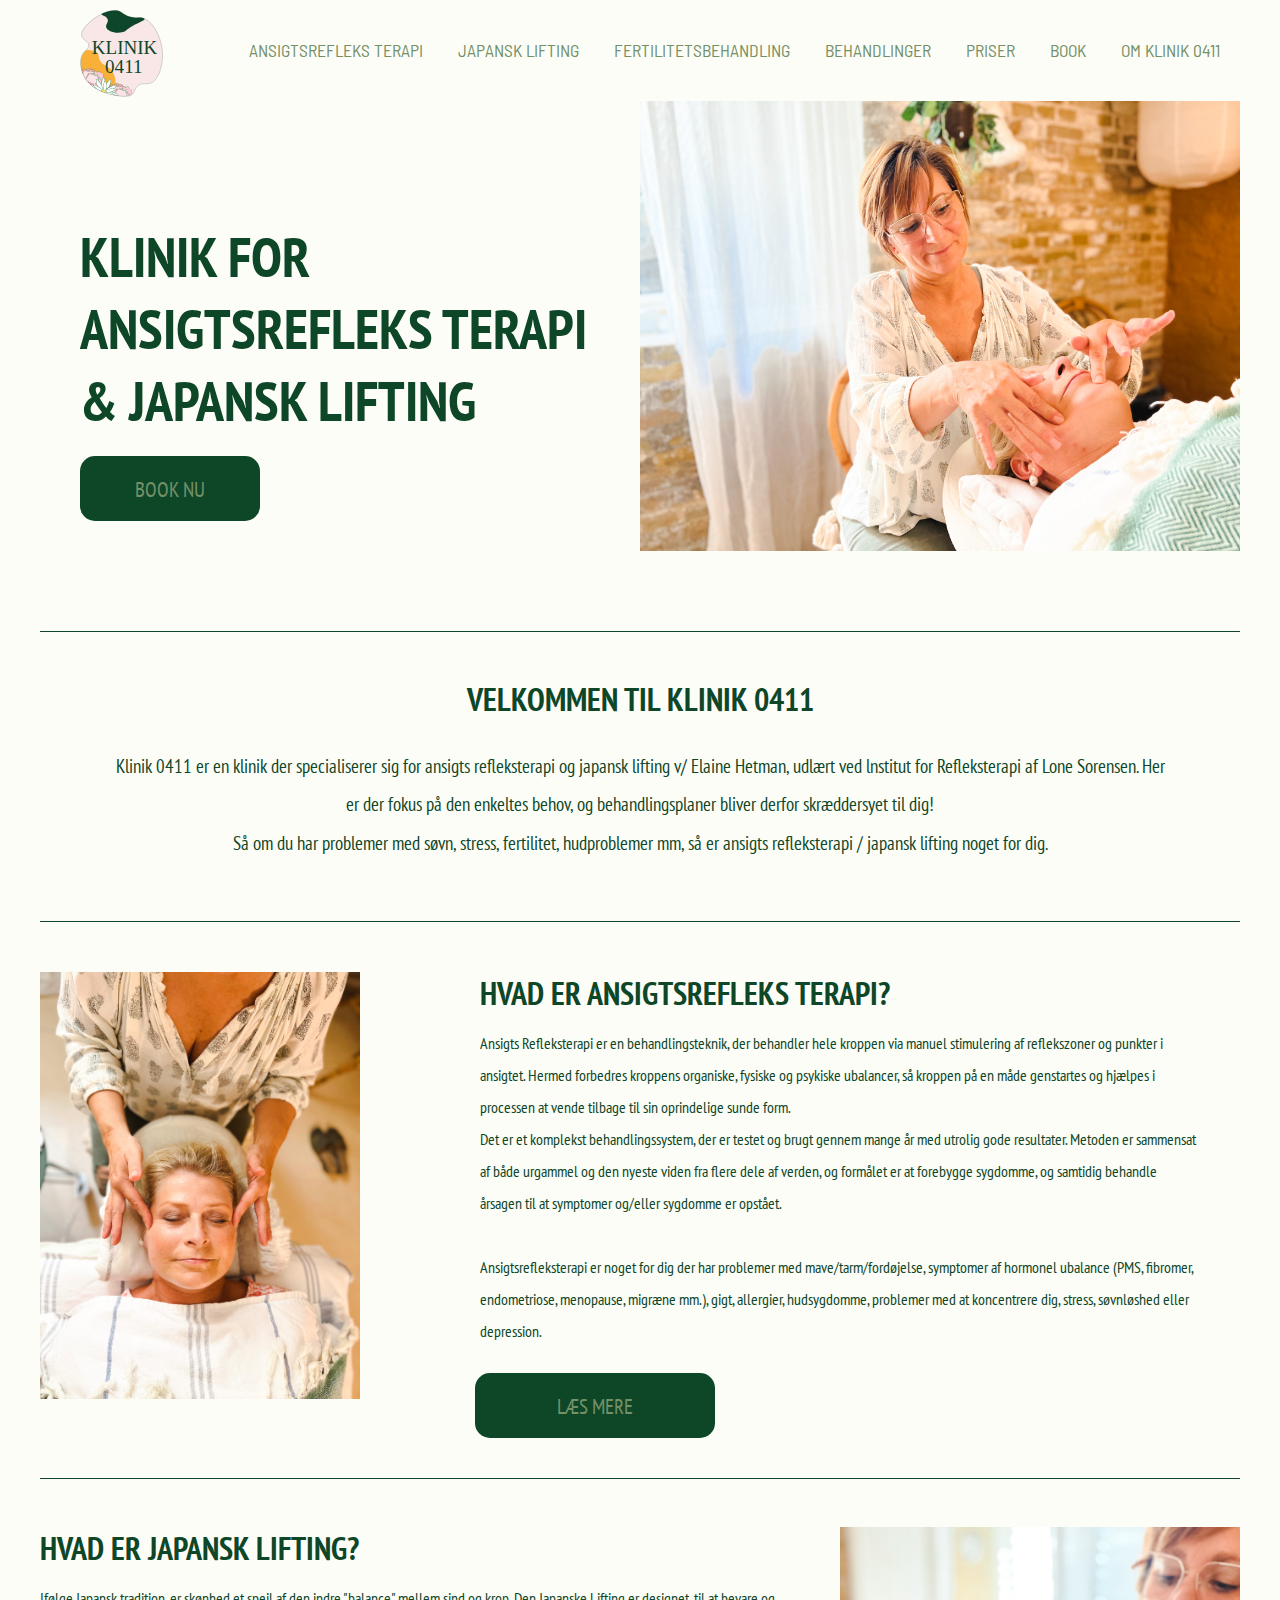
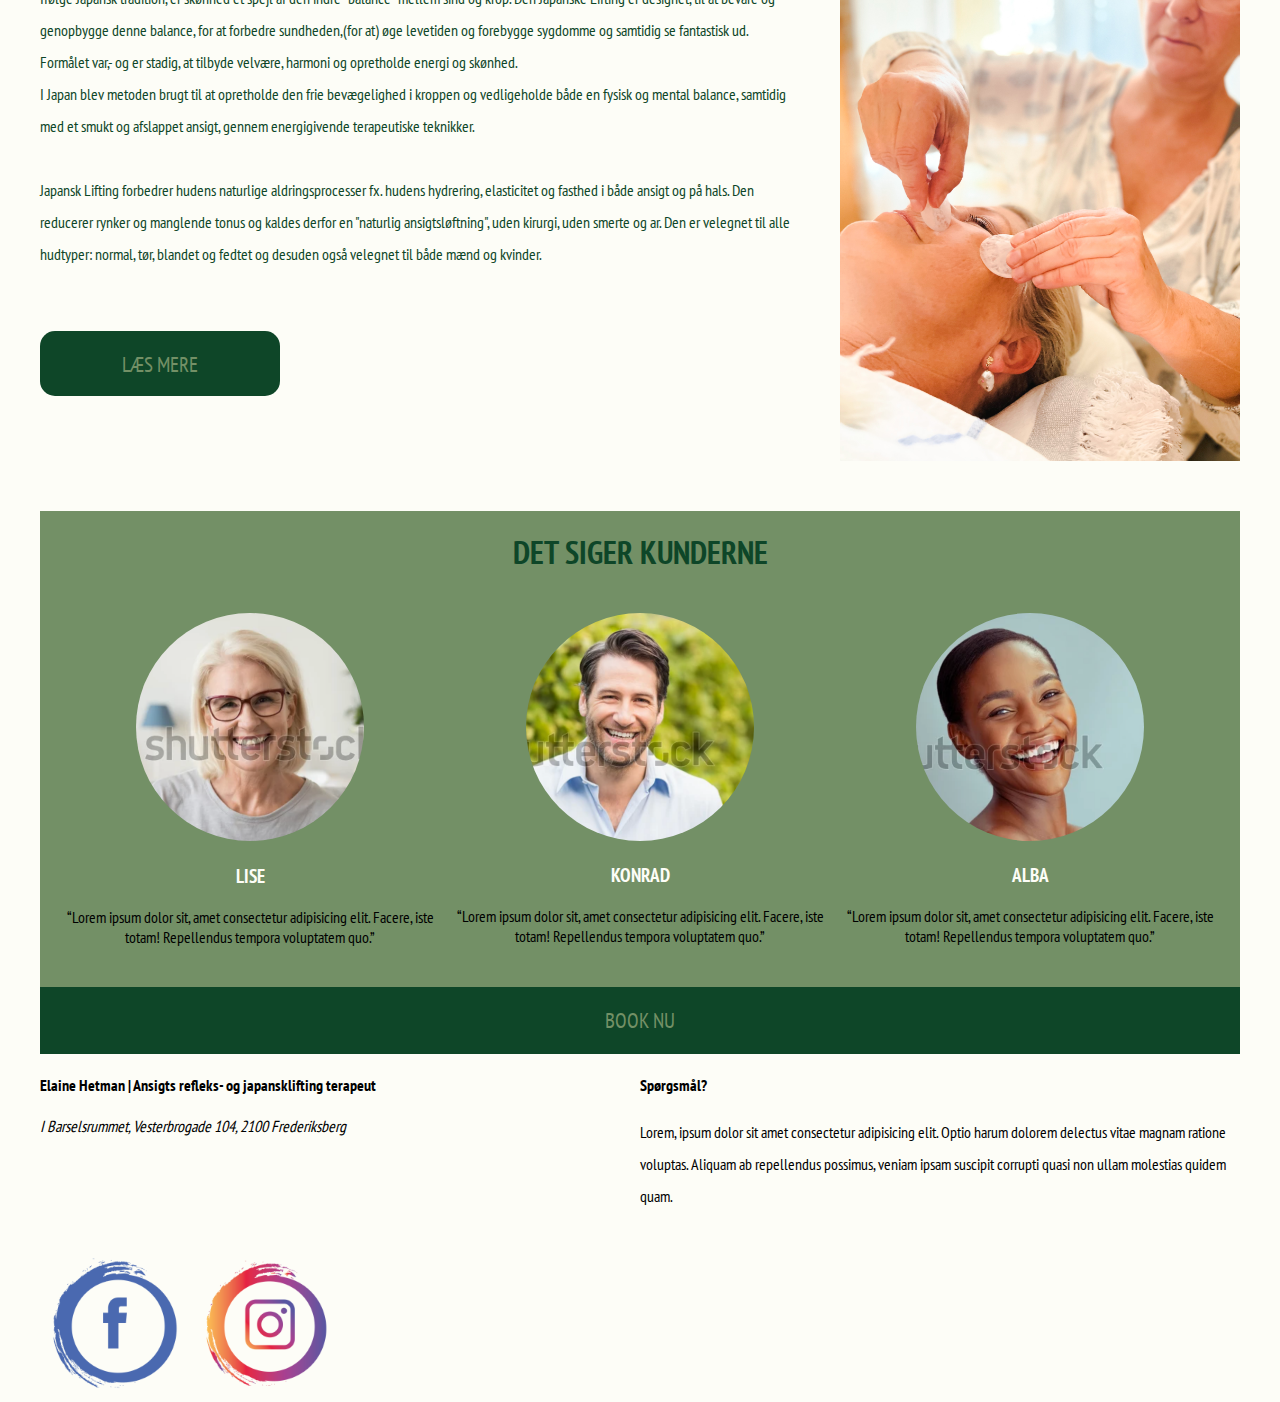
<file: index.html>
<!DOCTYPE html>
<html lang="la">
  <head>
    <meta charset="UTF-8" />
    <meta http-equiv="X-UA-Compatible" content="IE=edge" />
    <meta name="viewport" content="width=device-width, initial-scale=1.0" />
    <meta name="robots" content="noindex" />
    <link rel="preconnect" href="https://fonts.googleapis.com" />
    <link rel="preconnect" href="https://fonts.gstatic.com" crossorigin />
    <link href="https://fonts.googleapis.com/css2?family=Barlow+Semi+Condensed:wght@200&display=swap" rel="stylesheet" />
    <link rel="preconnect" href="https://fonts.googleapis.com" />
    <link rel="preconnect" href="https://fonts.gstatic.com" crossorigin />
    <link href="https://fonts.googleapis.com/css2?family=PT+Sans+Narrow&display=swap" rel="stylesheet" />
    <link rel="stylesheet" href="layout.css" />
    <link rel="stylesheet" href="style.css" />
    <title>Klinik 0411</title>
  </head>
  <body>
    <header class="banner">
      <nav class="navbar">
        <a class="logo" href="index.html"><img src="images/logo_2.svg" alt="logo" /></a>
        <ul class="nav-menu">
          <li class="nav-item">
            <a href="ansigt.html">ANSIGTSREFLEKS TERAPI</a>
          </li>
          <li class="nav-item">
            <a href="japansk.html">JAPANSK LIFTING</a>
          </li>
          <li class="nav-item">
            <a href="fertilitet.html">FERTILITETSBEHANDLING</a>
          </li>

          <li class="nav-item">
            <a href="#">BEHANDLINGER</a>
          </li>
          <li class="nav-item">
            <a href="#">PRISER</a>
          </li>
          <li class="nav-item">
            <a href="#">BOOK</a>
          </li>
          <li class="nav-item">
            <a href="om.html">OM KLINIK 0411</a>
          </li>
        </ul>
        <div class="hamburger">
          <span class="bar"></span>
          <span class="bar"></span>
          <span class="bar"></span>
        </div>
      </nav>
    </header>
    <section class="half-split">
      <h1>
        KLINIK FOR ANSIGTSREFLEKS TERAPI <br />
        & JAPANSK LIFTING
      </h1>
      <div class="button_micro"><a href="book.html">BOOK NU</a></div>
      <img src="billeder/forside_billede.JPG" alt="kvinde giver Ansigtsrefleks terapi" />
    </section>

    <section id="velkommen" class="velkommen">
      <h2>VELKOMMEN TIL KLINIK 0411</h2>
      <p>
        Klinik 0411 er en klinik der specialiserer sig for ansigts refleksterapi og japansk lifting v/ Elaine Hetman, udlært ved lnstitut for Refleksterapi af Lone Sorensen. Her er der fokus på den enkeltes behov, og behandlingsplaner bliver derfor skræddersyet til dig! <br />
        Så om du har problemer med søvn, stress, fertilitet, hudproblemer mm, så er ansigts refleksterapi / japansk lifting noget for dig. <br />
      </p>
    </section>
    <section class="grid_1-2">
      <img src="billeder/anigts_forside.jpg" alt="ansigtsrefleks terapi" />
      <h2>HVAD ER ANSIGTSREFLEKS TERAPI?</h2>
      <p>
        Ansigts Refleksterapi er en behandlingsteknik, der behandler hele kroppen via manuel stimulering af reflekszoner og punkter i ansigtet. Hermed forbedres kroppens organiske, fysiske og psykiske ubalancer, så kroppen på en måde genstartes og hjælpes i processen at vende tilbage til sin oprindelige sunde form. <br />
        Det er et komplekst behandlingssystem, der er testet og brugt gennem mange år med utrolig gode resultater. Metoden er sammensat af både urgammel og den nyeste viden fra flere dele af verden, og formålet er at forebygge sygdomme, og samtidig behandle årsagen til at symptomer og/eller sygdomme er opstået. <br />
        <br />
        Ansigtsrefleksterapi er noget for dig der har problemer med mave/tarm/fordøjelse, symptomer af hormonel ubalance (PMS, fibromer, endometriose, menopause, migræne mm.), gigt, allergier, hudsygdomme, problemer med at koncentrere dig, stress, søvnløshed eller depression.
      </p>
      <div class="button_micro"><a href="ansigt.html">LÆS MERE</a></div>
    </section>
    <section class="grid_2-1">
      <h2>HVAD ER JAPANSK LIFTING?</h2>
      <p>
        Ifølge Japansk tradition, er skønhed et spejl af den indre "balance" mellem sind og krop. Den Japanske Lifting er designet, til at bevare og genopbygge denne balance, for at forbedre sundheden,(for at) øge levetiden og forebygge sygdomme og samtidig se fantastisk ud. Formålet var,- og er stadig, at tilbyde velvære, harmoni og opretholde energi og skønhed. <br />
        I Japan blev metoden brugt til at opretholde den frie bevægelighed i kroppen og vedligeholde både en fysisk og mental balance, samtidig med et smukt og afslappet ansigt, gennem energigivende terapeutiske teknikker. <br />
        <br />
        Japansk Lifting forbedrer hudens naturlige aldringsprocesser fx. hudens hydrering, elasticitet og fasthed i både ansigt og på hals. Den reducerer rynker og manglende tonus og kaldes derfor en "naturlig ansigtsløftning", uden kirurgi, uden smerte og ar. Den er velegnet til alle hudtyper: normal, tør, blandet og fedtet og desuden også velegnet til både mænd og kvinder.
      </p>
      <div class="button_micro"><a href="japansk.html">LÆS MERE</a></div>

      <img src="billeder/japansk_forside_2.JPG" alt="japansklifting" />
    </section>
    <h2 class="kunder">DET SIGER KUNDERNE</h2>
    <section class="reviews_flex">
      <div>
        <img src="images/review_1.png" alt="kunde 1" />
        <h3>LISE</h3>
        <q>Lorem ipsum dolor sit, amet consectetur adipisicing elit. Facere, iste totam! Repellendus tempora voluptatem quo.</q>
      </div>
      <div>
        <img src="images/review_2.png" alt="kunde 2" />
        <h3>KONRAD</h3>
        <q>Lorem ipsum dolor sit, amet consectetur adipisicing elit. Facere, iste totam! Repellendus tempora voluptatem quo.</q>
      </div>
      <div>
        <img src="images/review_3.png" alt="kunde 3" />
        <h3>ALBA</h3>
        <q>Lorem ipsum dolor sit, amet consectetur adipisicing elit. Facere, iste totam! Repellendus tempora voluptatem quo.</q>
      </div>
    </section>
    <div class="button_micro_center"><a href="japansklifting.html">BOOK NU</a></div>
    <footer class="grid_footer_3col">
      <div class="adresse">
        <h4>Elaine Hetman | Ansigts refleks- og japansklifting terapeut</h4>
        <address>I Barselsrummet, Vesterbrogade 104, 2100 Frederiksberg</address>
      </div>
      <div class="ikoner">
        <a href="#"><img src="images/facebook_png.png" alt="facebook icon" /></a>
        <a href="#"><img src="images/insta_png.png" alt="instagram icon" /></a>
      </div>
      <div class="spoergsmaal">
        <h4>Spørgsmål?</h4>
        <p>Lorem, ipsum dolor sit amet consectetur adipisicing elit. Optio harum dolorem delectus vitae magnam ratione voluptas. Aliquam ab repellendus possimus, veniam ipsam suscipit corrupti quasi non ullam molestias quidem quam.</p>
      </div>
      <button onclick="topFunction()" id="top_knap" title="Go to top">Til toppen</button>
    </footer>
    <script src="script.js"></script>
  </body>
</html>
</file>
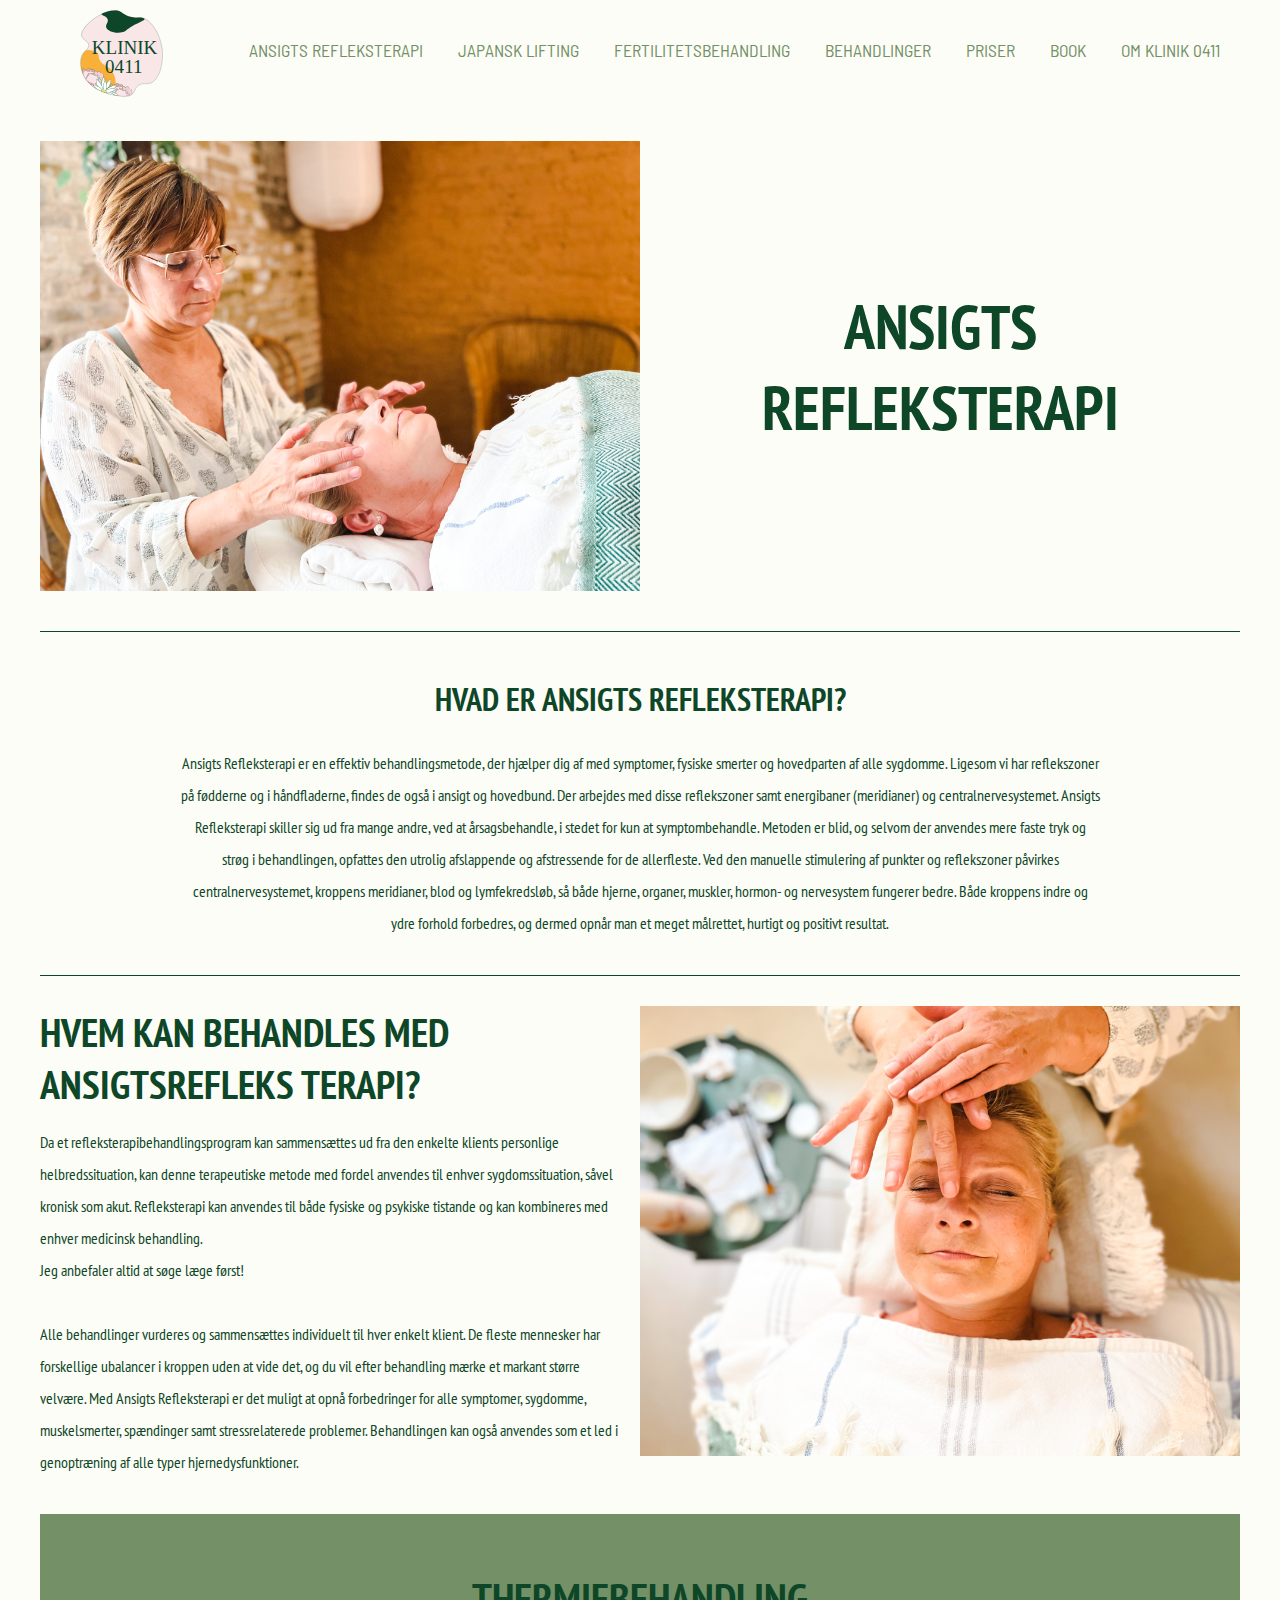
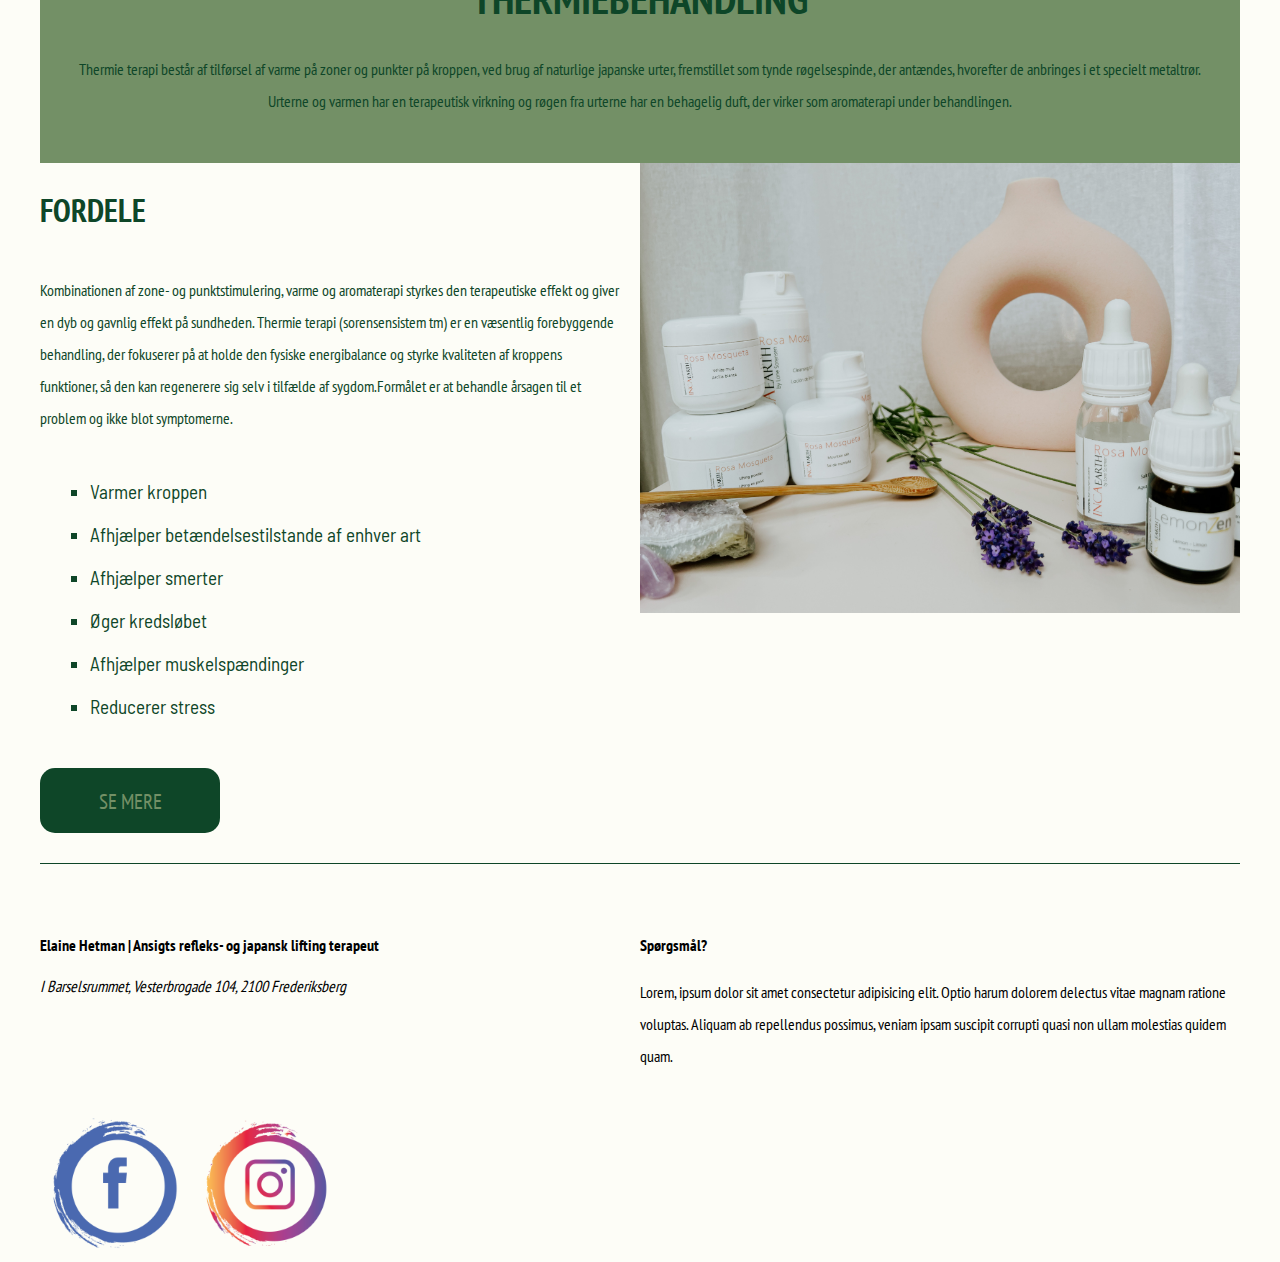
<file: ansigt.html>
<!DOCTYPE html>
<html lang="da">
  <head>
    <meta charset="UTF-8" />
    <meta http-equiv="X-UA-Compatible" content="IE=edge" />
    <meta name="viewport" content="width=device-width, initial-scale=1.0" />
    <meta name="robots" content="noindex" />
    <link rel="preconnect" href="https://fonts.googleapis.com" />
    <link rel="preconnect" href="https://fonts.gstatic.com" crossorigin />
    <link href="https://fonts.googleapis.com/css2?family=Barlow+Semi+Condensed:wght@200&display=swap" rel="stylesheet" />
    <link rel="preconnect" href="https://fonts.googleapis.com" />
    <link rel="preconnect" href="https://fonts.gstatic.com" crossorigin />
    <link href="https://fonts.googleapis.com/css2?family=PT+Sans+Narrow&display=swap" rel="stylesheet" />
    <link rel="stylesheet" href="layout.css" />
    <link rel="stylesheet" href="style.css" />
    <title>ANSIGTS REFLEKS TERAPI</title>
  </head>
  <body>
    <header class="banner">
      <nav class="navbar">
        <a class="logo" href="index.html"><img src="images/logo_2.svg" alt="logo" /></a>
        <ul class="nav-menu">
          <li class="nav-item">
            <a href="ansigt.html">ANSIGTS REFLEKSTERAPI</a>
          </li>
          <li class="nav-item">
            <a href="japansk.html">JAPANSK LIFTING</a>
          </li>
          <li class="nav-item">
            <a href="fertilitet.html">FERTILITETSBEHANDLING</a>
          </li>

          <li class="nav-item">
            <a href="#">BEHANDLINGER</a>
          </li>
          <li class="nav-item">
            <a href="#">PRISER</a>
          </li>
          <li class="nav-item">
            <a href="#">BOOK</a>
          </li>
          <li class="nav-item">
            <a href="om.html">OM KLINIK 0411</a>
          </li>
        </ul>
        <div class="hamburger">
          <span class="bar"></span>
          <span class="bar"></span>
          <span class="bar"></span>
        </div>
      </nav>
    </header>
    <section class="half-split_2">
      <h1>ANSIGTS REFLEKSTERAPI</h1>
      <img src="billeder/ansigt_side_ansigt.JPG" alt="kvinde giver ansigtsrefleks" />
    </section>
    <section class="hvad_er_refleks">
      <h2>HVAD ER ANSIGTS REFLEKSTERAPI?</h2>
      <p>
        Ansigts Refleksterapi er en effektiv behandlingsmetode, der hjælper dig af med symptomer, fysiske smerter og hovedparten af alle sygdomme. Ligesom vi har reflekszoner på fødderne og i håndfladerne, findes de også i ansigt og hovedbund. Der arbejdes med disse reflekszoner samt energibaner (meridianer) og centralnervesystemet. Ansigts Refleksterapi skiller sig ud fra mange andre, ved at årsagsbehandle, i stedet for kun at symptombehandle. Metoden er blid, og selvom der anvendes mere faste tryk og strøg i behandlingen, opfattes den utrolig afslappende og afstressende for de allerfleste. Ved den manuelle stimulering af punkter og reflekszoner påvirkes centralnervesystemet, kroppens meridianer, blod og lymfekredsløb, så både hjerne, organer, muskler, hormon- og nervesystem fungerer
        bedre. Både kroppens indre og ydre forhold forbedres, og dermed opnår man et meget målrettet, hurtigt og positivt resultat.
      </p>
    </section>
    <section class="hvem_kan_behandles">
      <img src="billeder/ansigt_side_ansigt_3.JPG" alt="kvinde giver refleks" />
      <h2>HVEM KAN BEHANDLES MED ANSIGTSREFLEKS TERAPI?</h2>
      <p>
        Da et refleksterapibehandlingsprogram kan sammensættes ud fra den enkelte klients personlige helbredssituation, kan denne terapeutiske metode med fordel anvendes til enhver sygdomssituation, såvel kronisk som akut. Refleksterapi kan anvendes til både fysiske og psykiske tistande og kan kombineres med enhver medicinsk behandling. <br />
        Jeg anbefaler altid at søge læge først! <br />
        <br />
        Alle behandlinger vurderes og sammensættes individuelt til hver enkelt klient. De fleste mennesker har forskellige ubalancer i kroppen uden at vide det, og du vil efter behandling mærke et markant større velvære. Med Ansigts Refleksterapi er det muligt at opnå forbedringer for alle symptomer, sygdomme, muskelsmerter, spændinger samt stressrelaterede problemer. Behandlingen kan også anvendes som et led i genoptræning af alle typer hjernedysfunktioner.
      </p>
    </section>
    <section class="overskrift">
      <h1>THERMIEBEHANDLING</h1>
      <p>Thermie terapi består af tilførsel af varme på zoner og punkter på kroppen, ved brug af naturlige japanske urter, fremstillet som tynde røgelsespinde, der antændes, hvorefter de anbringes i et specielt metaltrør. Urterne og varmen har en terapeutisk virkning og røgen fra urterne har en behagelig duft, der virker som aromaterapi under behandlingen.</p>
    </section>
    <section class="fordele">
      <div class="fordele_grid2">
        <h2>FORDELE</h2>
        <p>Kombinationen af zone- og punktstimulering, varme og aromaterapi styrkes den terapeutiske effekt og giver en dyb og gavnlig effekt på sundheden. Thermie terapi (sorensensistem tm) er en væsentlig forebyggende behandling, der fokuserer på at holde den fysiske energibalance og styrke kvaliteten af​ kroppens funktioner, så den kan regenerere sig selv i tilfælde af sygdom.Formålet er at behandle årsagen til et ​​problem og ikke blot symptomerne.</p>
        <ul>
          <li>Varmer kroppen</li>
          <li>Afhjælper betændelsestilstande af enhver art</li>
          <li>Afhjælper smerter</li>
          <li>Øger kredsløbet</li>
          <li>Afhjælper muskelspændinger</li>
          <li>Reducerer stress</li>
        </ul>
        <div class="button_micro"><a href="#">SE MERE</a></div>
      </div>
      <img src="billeder/produkt_landscape_side2.JPG" alt="produkter" />
    </section>
    <footer class="grid_footer_3col">
      <div class="adresse">
        <h4>Elaine Hetman | Ansigts refleks- og japansk lifting terapeut</h4>
        <address>I Barselsrummet, Vesterbrogade 104, 2100 Frederiksberg</address>
      </div>
      <div class="ikoner">
        <a href="#"><img src="images/facebook_png.png" alt="facebook icon" /></a>
        <a href="#"><img src="images/insta_png.png" alt="instagram icon" /></a>
      </div>
      <div class="spoergsmaal">
        <h4>Spørgsmål?</h4>
        <p>Lorem, ipsum dolor sit amet consectetur adipisicing elit. Optio harum dolorem delectus vitae magnam ratione voluptas. Aliquam ab repellendus possimus, veniam ipsam suscipit corrupti quasi non ullam molestias quidem quam.</p>
      </div>
      <button onclick="topFunction()" id="top_knap" title="Go to top">Til toppen</button>
    </footer>
    <script src="script.js"></script>
  </body>
</html>
</file>
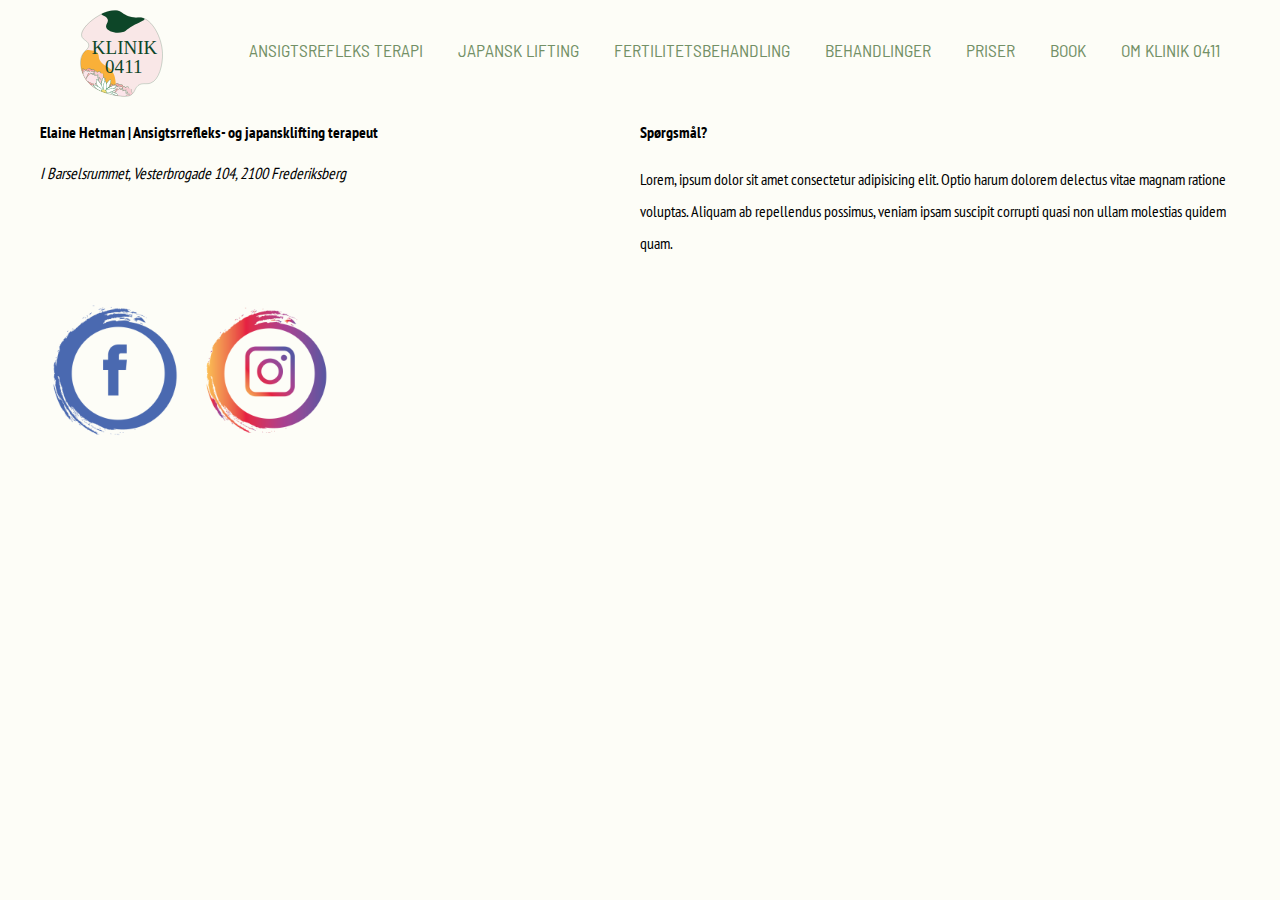
<file: behandlinger.html>
<!DOCTYPE html>
<html lang="da">
  <head>
    <meta charset="UTF-8" />
    <meta http-equiv="X-UA-Compatible" content="IE=edge" />
    <meta name="viewport" content="width=device-width, initial-scale=1.0" />
    <meta name="robots" content="noindex" />
    <link rel="preconnect" href="https://fonts.googleapis.com" />
    <link rel="preconnect" href="https://fonts.gstatic.com" crossorigin />
    <link href="https://fonts.googleapis.com/css2?family=Barlow+Semi+Condensed:wght@200&display=swap" rel="stylesheet" />
    <link rel="preconnect" href="https://fonts.googleapis.com" />
    <link rel="preconnect" href="https://fonts.gstatic.com" crossorigin />
    <link href="https://fonts.googleapis.com/css2?family=PT+Sans+Narrow&display=swap" rel="stylesheet" />
    <link rel="stylesheet" href="layout.css" />
    <link rel="stylesheet" href="style.css" />
    <title>BEHANDLINGER</title>
  </head>
  <body>
    <header class="banner">
      <nav class="navbar">
        <a class="logo" href="index.html"><img src="images/logo_2.svg" alt="logo" /></a>
        <ul class="nav-menu">
          <li class="nav-item">
            <a href="ansigt.html">ANSIGTSREFLEKS TERAPI</a>
          </li>
          <li class="nav-item">
            <a href="japansk.html">JAPANSK LIFTING</a>
          </li>
          <li class="nav-item">
            <a href="#">FERTILITETSBEHANDLING</a>
          </li>

          <li class="nav-item">
            <a href="#">BEHANDLINGER</a>
          </li>
          <li class="nav-item">
            <a href="#">PRISER</a>
          </li>
          <li class="nav-item">
            <a href="#">BOOK</a>
          </li>
          <li class="nav-item">
            <a href="om.html">OM KLINIK 0411</a>
          </li>
        </ul>
        <div class="hamburger">
          <span class="bar"></span>
          <span class="bar"></span>
          <span class="bar"></span>
        </div>
      </nav>
    </header>
    <footer class="grid_footer_3col">
      <div class="adresse">
        <h4>Elaine Hetman | Ansigtsrrefleks- og japansklifting terapeut</h4>
        <address>I Barselsrummet, Vesterbrogade 104, 2100 Frederiksberg</address>
      </div>
      <div class="ikoner">
        <a href="#"><img src="images/facebook_png.png" alt="facebook icon" /></a>
        <a href="#"><img src="images/insta_png.png" alt="instagram icon" /></a>
      </div>
      <div class="spoergsmaal">
        <h4>Spørgsmål?</h4>
        <p>Lorem, ipsum dolor sit amet consectetur adipisicing elit. Optio harum dolorem delectus vitae magnam ratione voluptas. Aliquam ab repellendus possimus, veniam ipsam suscipit corrupti quasi non ullam molestias quidem quam.</p>
      </div>
      <button onclick="topFunction()" id="top_knap" title="Go to top">Til toppen</button>
    </footer>
    <script src="script.js"></script>
  </body>
</html>
</file>
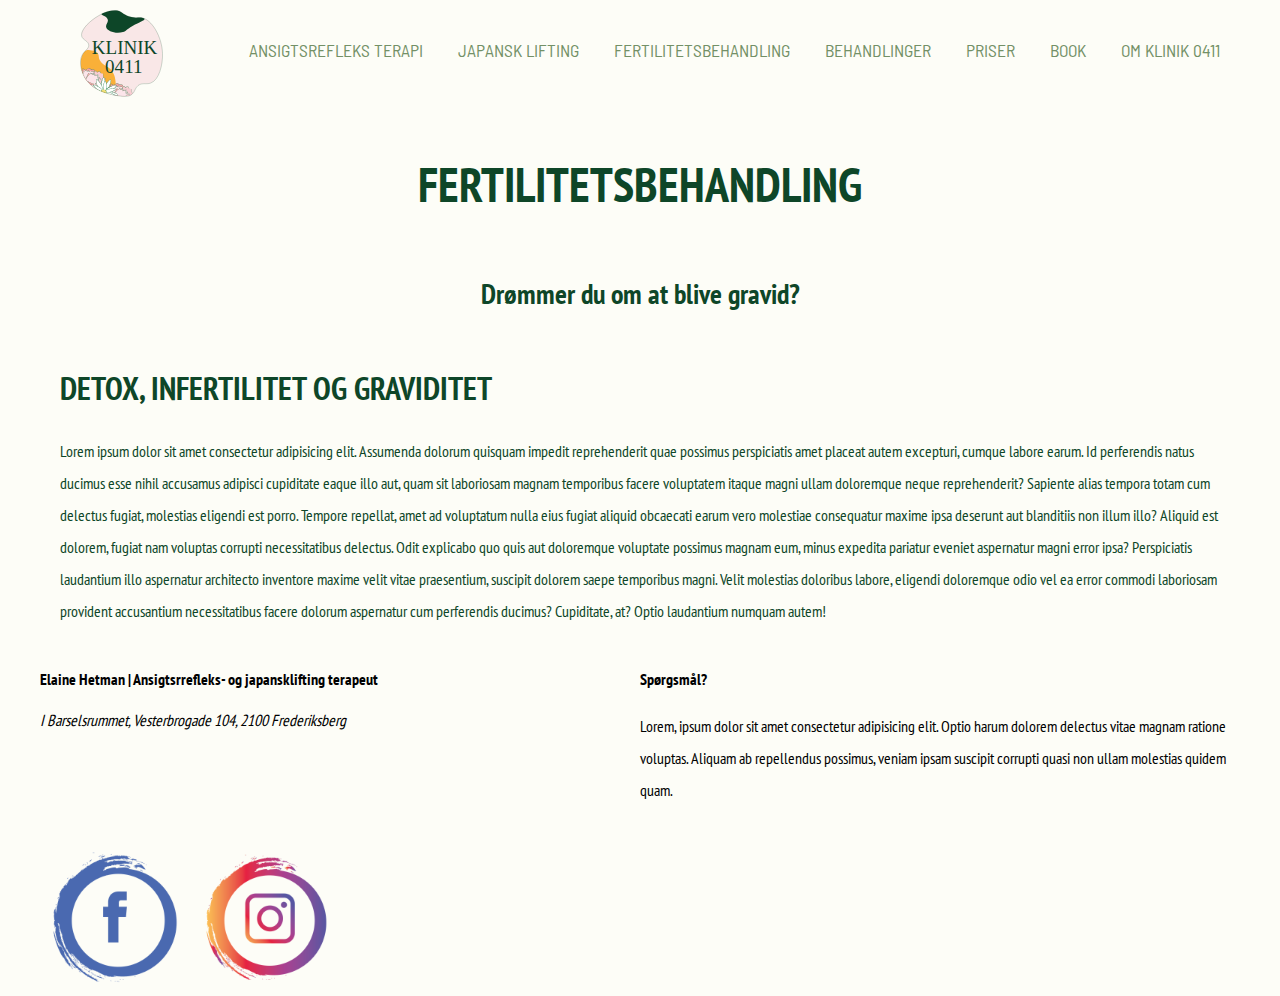
<file: fertilitet.html>
<!DOCTYPE html>
<html lang="da">
  <head>
    <meta charset="UTF-8" />
    <meta http-equiv="X-UA-Compatible" content="IE=edge" />
    <meta name="viewport" content="width=device-width, initial-scale=1.0" />
    <meta name="robots" content="noindex" />
    <link rel="preconnect" href="https://fonts.googleapis.com" />
    <link rel="preconnect" href="https://fonts.gstatic.com" crossorigin />
    <link href="https://fonts.googleapis.com/css2?family=Barlow+Semi+Condensed:wght@200&display=swap" rel="stylesheet" />
    <link rel="preconnect" href="https://fonts.googleapis.com" />
    <link rel="preconnect" href="https://fonts.gstatic.com" crossorigin />
    <link href="https://fonts.googleapis.com/css2?family=PT+Sans+Narrow&display=swap" rel="stylesheet" />
    <link rel="stylesheet" href="layout.css" />
    <link rel="stylesheet" href="style.css" />
    <title>FERTILITETSBEHANDLING</title>
  </head>
  <body>
    <header class="banner">
      <nav class="navbar">
        <a class="logo" href="index.html"><img src="images/logo_2.svg" alt="logo" /></a>
        <ul class="nav-menu">
          <li class="nav-item">
            <a href="ansigt.html">ANSIGTSREFLEKS TERAPI</a>
          </li>
          <li class="nav-item">
            <a href="japansk.html">JAPANSK LIFTING</a>
          </li>
          <li class="nav-item">
            <a href="fertilitet.html">FERTILITETSBEHANDLING</a>
          </li>

          <li class="nav-item">
            <a href="#">BEHANDLINGER</a>
          </li>
          <li class="nav-item">
            <a href="#">PRISER</a>
          </li>
          <li class="nav-item">
            <a href="#">BOOK</a>
          </li>
          <li class="nav-item">
            <a href="om.html">OM KLINIK 0411</a>
          </li>
        </ul>
        <div class="hamburger">
          <span class="bar"></span>
          <span class="bar"></span>
          <span class="bar"></span>
        </div>
      </nav>
    </header>
    <section class="fertilitet_titel">
      <h1>FERTILITETSBEHANDLING</h1>
      <h3>Drømmer du om at blive gravid?</h3>
    </section>
    <section class="hvordan_fertilitet">
      <h2>DETOX, INFERTILITET OG GRAVIDITET</h2>
      <p>
        Lorem ipsum dolor sit amet consectetur adipisicing elit. Assumenda dolorum quisquam impedit reprehenderit quae possimus perspiciatis amet placeat autem excepturi, cumque labore earum. Id perferendis natus ducimus esse nihil accusamus adipisci cupiditate eaque illo aut, quam sit laboriosam magnam temporibus facere voluptatem itaque magni ullam doloremque neque reprehenderit? Sapiente alias tempora totam cum delectus fugiat, molestias eligendi est porro. Tempore repellat, amet ad voluptatum nulla eius fugiat aliquid obcaecati earum vero molestiae consequatur maxime ipsa deserunt aut blanditiis non illum illo? Aliquid est dolorem, fugiat nam voluptas corrupti necessitatibus delectus. Odit explicabo quo quis aut doloremque voluptate possimus magnam eum, minus expedita pariatur eveniet
        aspernatur magni error ipsa? Perspiciatis laudantium illo aspernatur architecto inventore maxime velit vitae praesentium, suscipit dolorem saepe temporibus magni. Velit molestias doloribus labore, eligendi doloremque odio vel ea error commodi laboriosam provident accusantium necessitatibus facere dolorum aspernatur cum perferendis ducimus? Cupiditate, at? Optio laudantium numquam autem!
      </p>
    </section>
    
    <footer class="grid_footer_3col">
      <div class="adresse">
        <h4>Elaine Hetman | Ansigtsrrefleks- og japansklifting terapeut</h4>
        <address>I Barselsrummet, Vesterbrogade 104, 2100 Frederiksberg</address>
      </div>
      <div class="ikoner">
        <a href="#"><img src="images/facebook_png.png" alt="facebook icon" /></a>
        <a href="#"><img src="images/insta_png.png" alt="instagram icon" /></a>
      </div>
      <div class="spoergsmaal">
        <h4>Spørgsmål?</h4>
        <p>Lorem, ipsum dolor sit amet consectetur adipisicing elit. Optio harum dolorem delectus vitae magnam ratione voluptas. Aliquam ab repellendus possimus, veniam ipsam suscipit corrupti quasi non ullam molestias quidem quam.</p>
      </div>
      <button onclick="topFunction()" id="top_knap" title="Go to top">Til toppen</button>
    </footer>
    <script src="script.js"></script>
  </body>
</html>
</file>
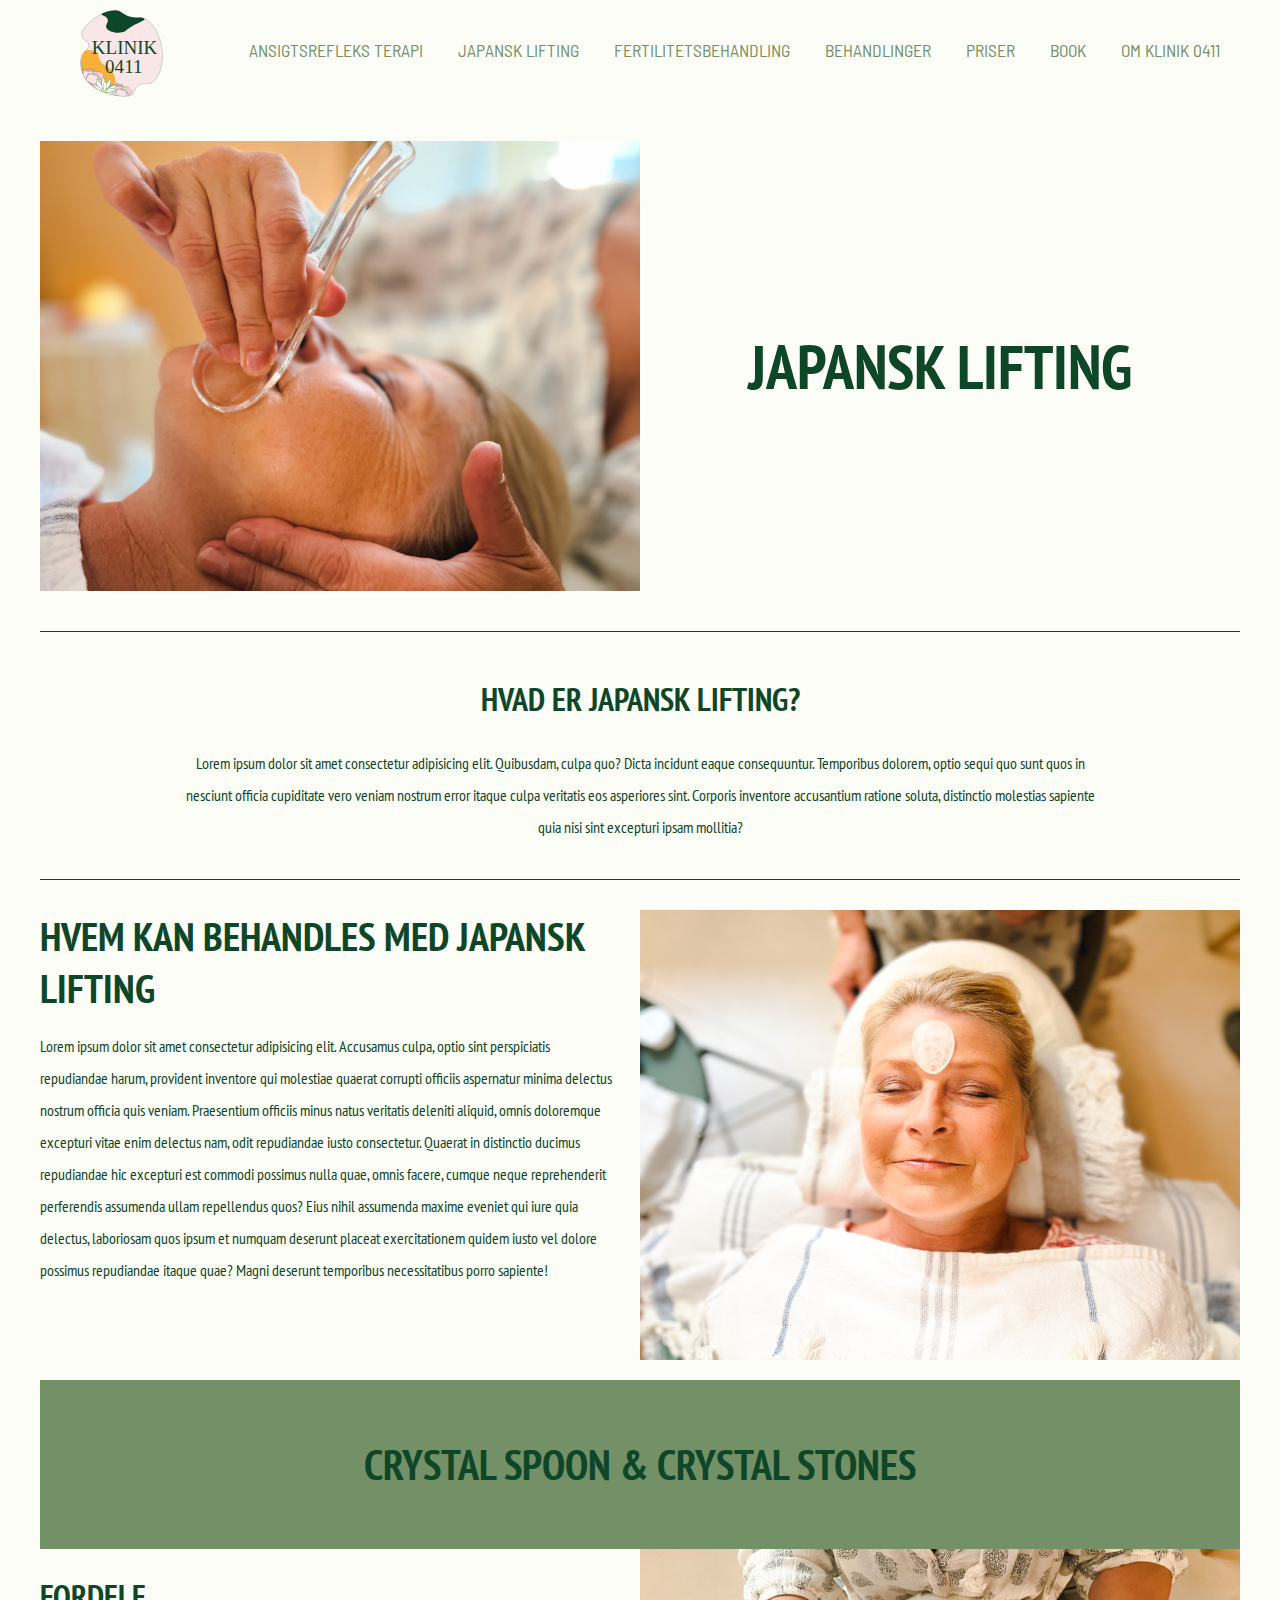
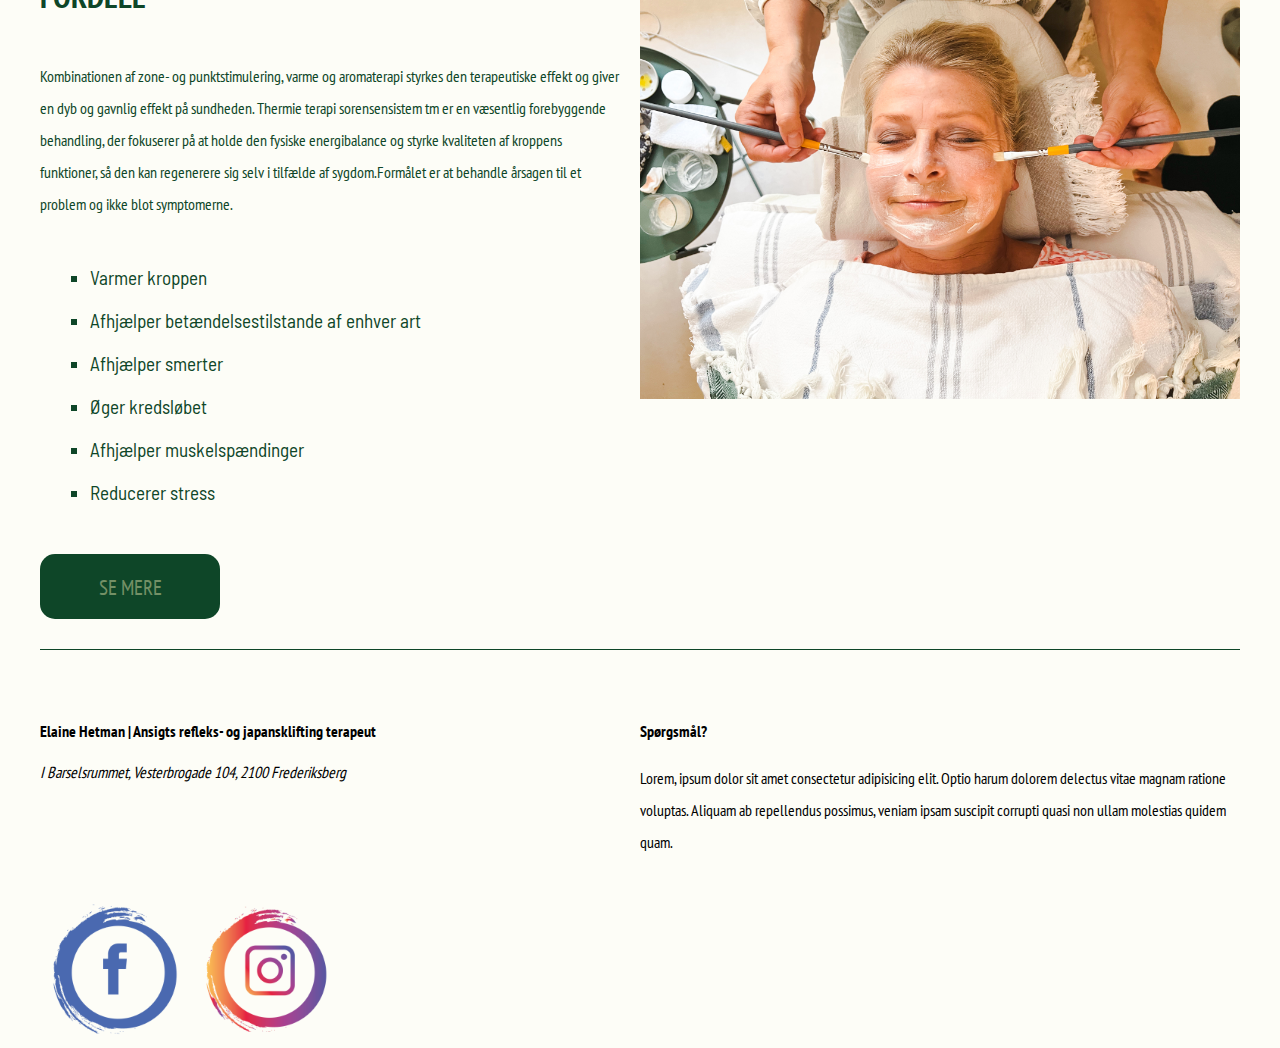
<file: japansk.html>
<!DOCTYPE html>
<html lang="da">
  <head>
    <meta charset="UTF-8" />
    <meta http-equiv="X-UA-Compatible" content="IE=edge" />
    <meta name="viewport" content="width=device-width, initial-scale=1.0" />
    <meta name="robots" content="noindex" />
    <link rel="preconnect" href="https://fonts.googleapis.com" />
    <link rel="preconnect" href="https://fonts.gstatic.com" crossorigin />
    <link href="https://fonts.googleapis.com/css2?family=Barlow+Semi+Condensed:wght@200&display=swap" rel="stylesheet" />
    <link rel="preconnect" href="https://fonts.googleapis.com" />
    <link rel="preconnect" href="https://fonts.gstatic.com" crossorigin />
    <link href="https://fonts.googleapis.com/css2?family=PT+Sans+Narrow&display=swap" rel="stylesheet" />
    <link rel="stylesheet" href="layout.css" />
    <link rel="stylesheet" href="style.css" />
    <title>JAPANSK LIFTING</title>
  </head>
  <body>
    <header class="banner">
      <nav class="navbar">
        <a class="logo" href="index.html"><img src="images/logo_2.svg" alt="logo" /></a>
        <ul class="nav-menu">
          <li class="nav-item">
            <a href="ansigt.html">ANSIGTSREFLEKS TERAPI</a>
          </li>
          <li class="nav-item">
            <a href="japansk.html">JAPANSK LIFTING</a>
          </li>
          <li class="nav-item">
            <a href="fertilitet.html">FERTILITETSBEHANDLING</a>
          </li>

          <li class="nav-item">
            <a href="#">BEHANDLINGER</a>
          </li>
          <li class="nav-item">
            <a href="#">PRISER</a>
          </li>
          <li class="nav-item">
            <a href="#">BOOK</a>
          </li>
          <li class="nav-item">
            <a href="om.html">OM KLINIK 0411</a>
          </li>
        </ul>
        <div class="hamburger">
          <span class="bar"></span>
          <span class="bar"></span>
          <span class="bar"></span>
        </div>
      </nav>
    </header>
    <section class="half-split_2">
      <h1>JAPANSK LIFTING</h1>
      <img src="billeder/spoon_side3_2.JPG" alt="kvinde giver ansigtsrefleks" />
    </section>
    <section class="hvad_er_refleks">
      <h2>HVAD ER JAPANSK LIFTING?</h2>
      <p>Lorem ipsum dolor sit amet consectetur adipisicing elit. Quibusdam, culpa quo? Dicta incidunt eaque consequuntur. Temporibus dolorem, optio sequi quo sunt quos in nesciunt officia cupiditate vero veniam nostrum error itaque culpa veritatis eos asperiores sint. Corporis inventore accusantium ratione soluta, distinctio molestias sapiente quia nisi sint excepturi ipsam mollitia?</p>
    </section>
    <section class="hvem_kan_behandles">
      <img src="billeder/cosmo_sten_side3.JPG" alt="kvinde giver refleks" />
      <h2>HVEM KAN BEHANDLES MED JAPANSK LIFTING</h2>
      <p>
        Lorem ipsum dolor sit amet consectetur adipisicing elit. Accusamus culpa, optio sint perspiciatis repudiandae harum, provident inventore qui molestiae quaerat corrupti officiis aspernatur minima delectus nostrum officia quis veniam. Praesentium officiis minus natus veritatis deleniti aliquid, omnis doloremque excepturi vitae enim delectus nam, odit repudiandae iusto consectetur. Quaerat in distinctio ducimus repudiandae hic excepturi est commodi possimus nulla quae, omnis facere, cumque neque reprehenderit perferendis assumenda ullam repellendus quos? Eius nihil assumenda maxime eveniet qui iure quia delectus, laboriosam quos ipsum et numquam deserunt placeat exercitationem quidem iusto vel dolore possimus repudiandae itaque quae? Magni deserunt temporibus necessitatibus porro
        sapiente!
      </p>
    </section>
    <section class="overskrift"><h1>CRYSTAL SPOON & CRYSTAL STONES</h1></section>
    <section class="fordele">
      <div class="fordele_grid2">
        <h2>FORDELE</h2>
        <p>Kombinationen af zone- og punktstimulering, varme og aromaterapi styrkes den terapeutiske effekt og giver en dyb og gavnlig effekt på sundheden. Thermie terapi sorensensistem tm er en væsentlig forebyggende behandling, der fokuserer på at holde den fysiske energibalance og styrke kvaliteten af​ kroppens funktioner, så den kan regenerere sig selv i tilfælde af sygdom.Formålet er at behandle årsagen til et ​​problem og ikke blot symptomerne.</p>
        <ul>
          <li>Varmer kroppen</li>
          <li>Afhjælper betændelsestilstande af enhver art</li>
          <li>Afhjælper smerter</li>
          <li>Øger kredsløbet</li>
          <li>Afhjælper muskelspændinger</li>
          <li>Reducerer stress</li>
        </ul>
        <div class="button_micro"><a href="#">SE MERE</a></div>
      </div>
      <img src="billeder/maske_japansk.JPG" alt="produkter" />
    </section>
    <footer class="grid_footer_3col">
      <div class="adresse">
        <h4>Elaine Hetman | Ansigts refleks- og japansklifting terapeut</h4>
        <address>I Barselsrummet, Vesterbrogade 104, 2100 Frederiksberg</address>
      </div>
      <div class="ikoner">
        <a href="#"><img src="images/facebook_png.png" alt="facebook icon" /></a>
        <a href="#"><img src="images/insta_png.png" alt="instagram icon" /></a>
      </div>
      <div class="spoergsmaal">
        <h4>Spørgsmål?</h4>
        <p>Lorem, ipsum dolor sit amet consectetur adipisicing elit. Optio harum dolorem delectus vitae magnam ratione voluptas. Aliquam ab repellendus possimus, veniam ipsam suscipit corrupti quasi non ullam molestias quidem quam.</p>
      </div>
      <button onclick="topFunction()" id="top_knap" title="Go to top">Til toppen</button>
    </footer>
    <script src="script.js"></script>
  </body>
</html>
</file>
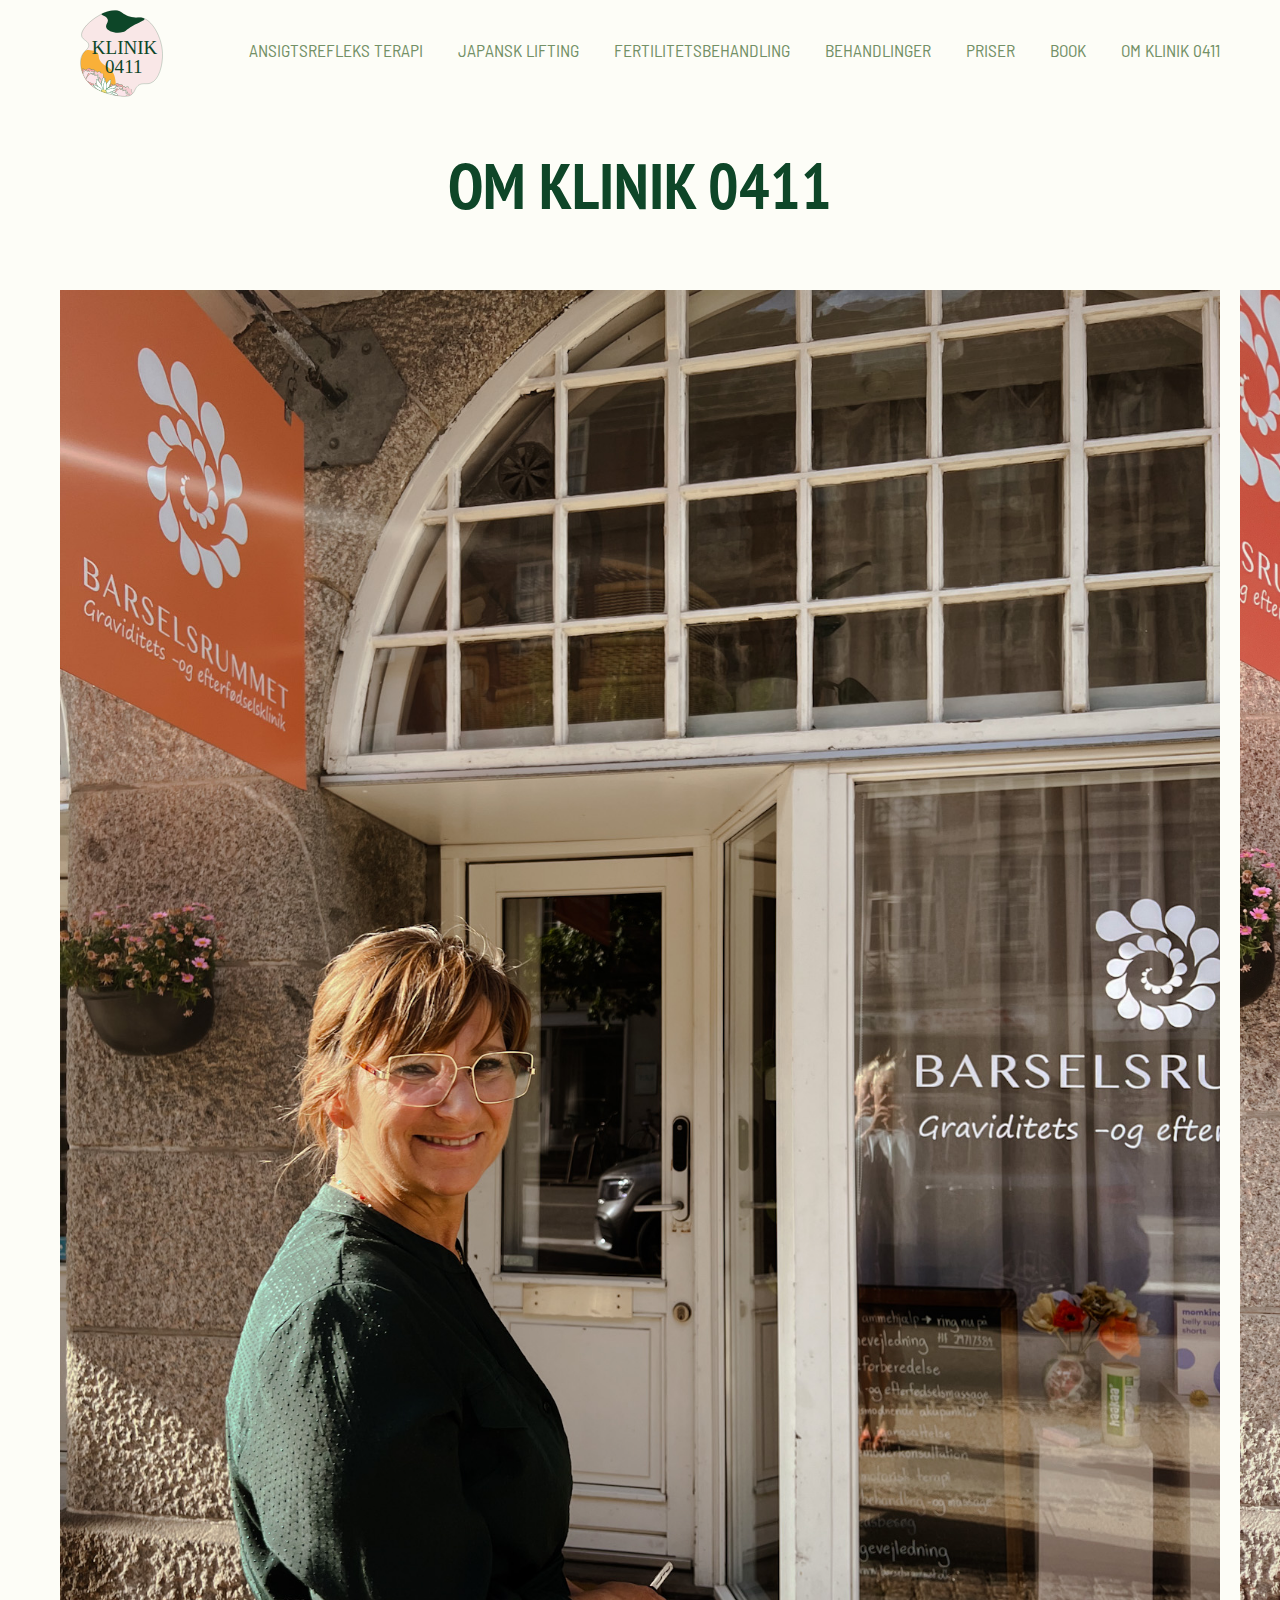
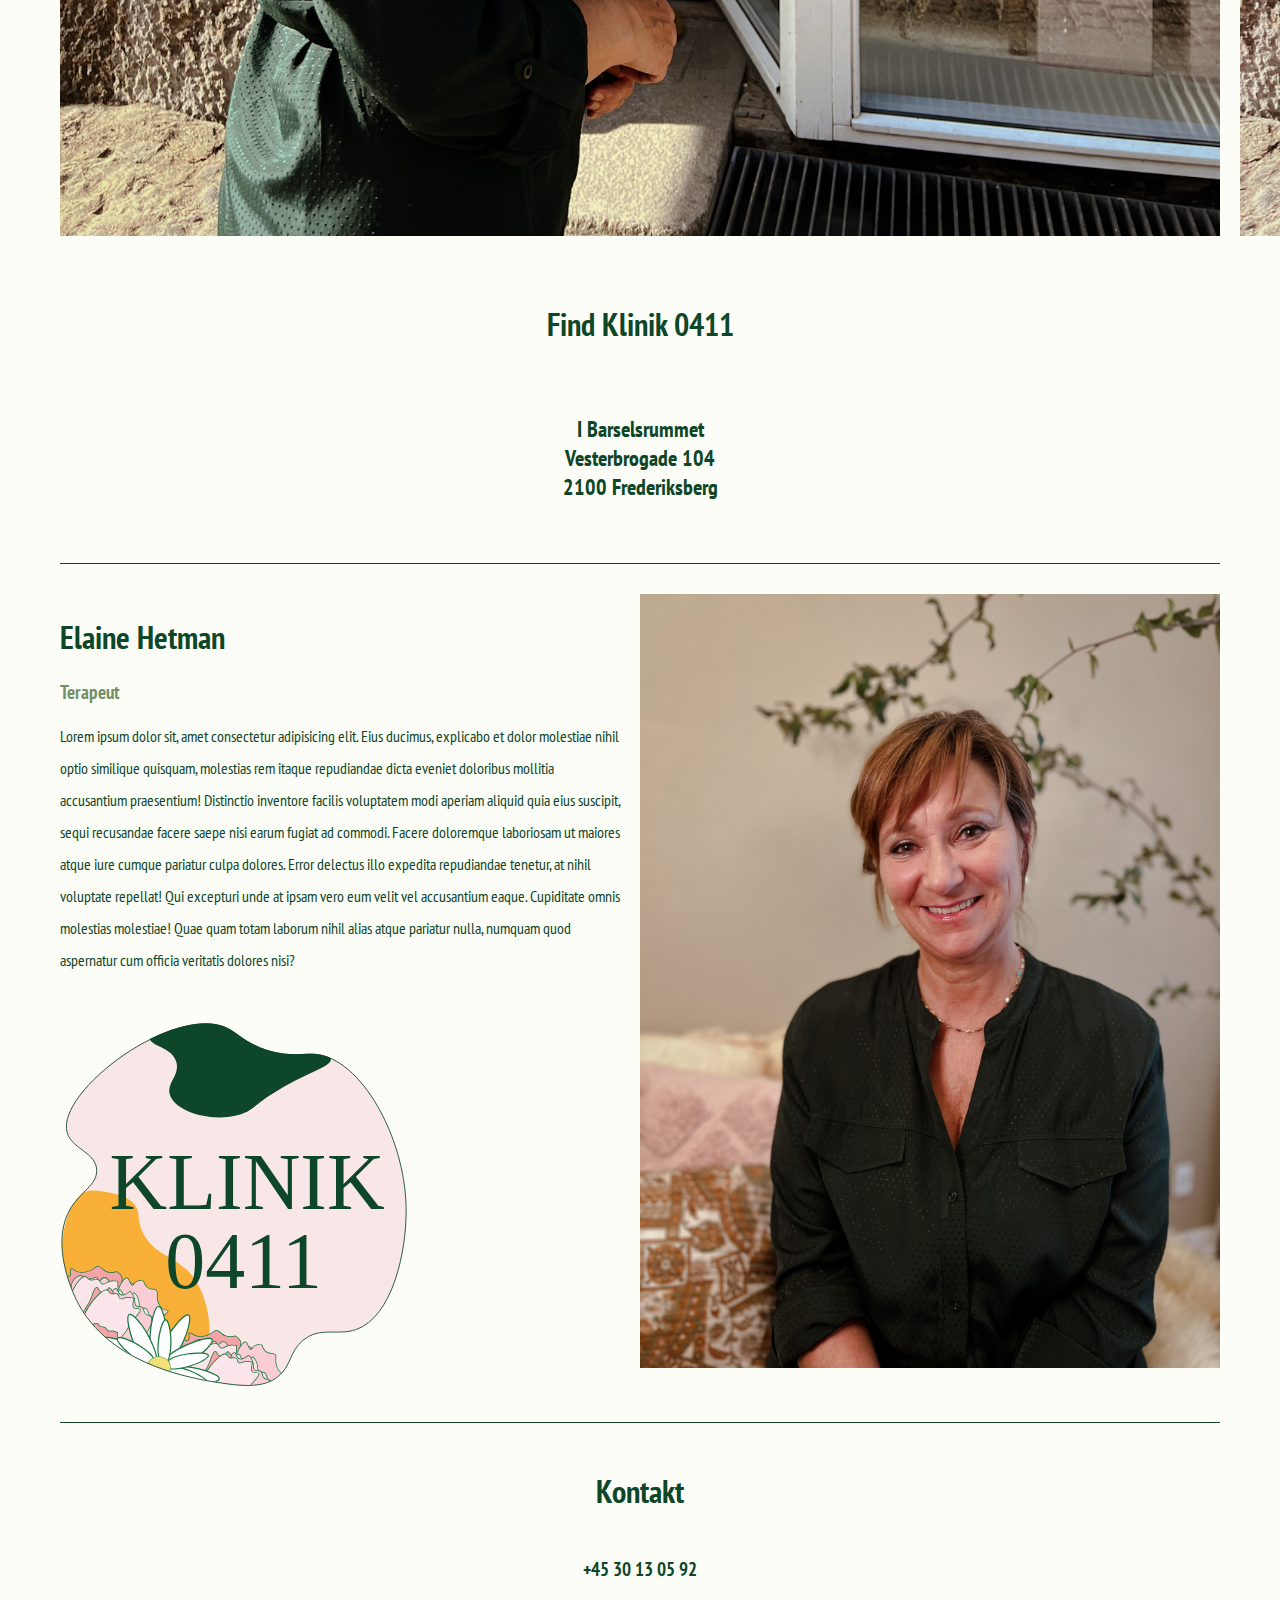
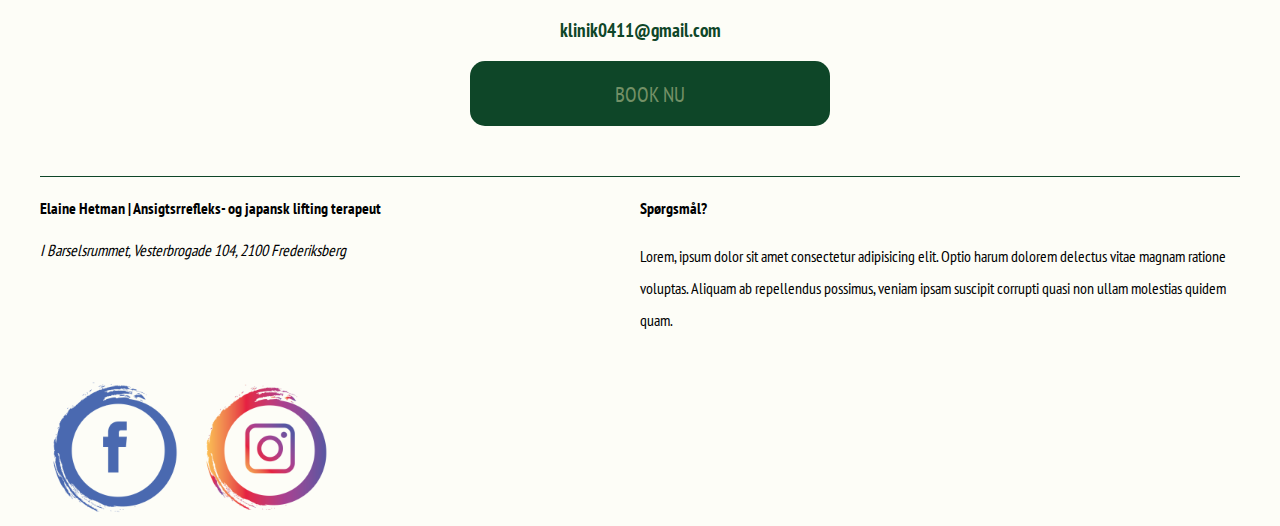
<file: om.html>
<!DOCTYPE html>
<html lang="da">
  <head>
    <meta charset="UTF-8" />
    <meta http-equiv="X-UA-Compatible" content="IE=edge" />
    <meta name="viewport" content="width=device-width, initial-scale=1.0" />
    <meta name="robots" content="noindex" />
    <link rel="preconnect" href="https://fonts.googleapis.com" />
    <link rel="preconnect" href="https://fonts.gstatic.com" crossorigin />
    <link href="https://fonts.googleapis.com/css2?family=Barlow+Semi+Condensed:wght@200&display=swap" rel="stylesheet" />
    <link rel="preconnect" href="https://fonts.googleapis.com" />
    <link rel="preconnect" href="https://fonts.gstatic.com" crossorigin />
    <link href="https://fonts.googleapis.com/css2?family=PT+Sans+Narrow&display=swap" rel="stylesheet" />
    <link rel="stylesheet" href="layout.css" />
    <link rel="stylesheet" href="style.css" />
    <title>OM KLINIK 0411</title>
  </head>
  <body>
    <header class="banner">
      <nav class="navbar">
        <a class="logo" href="index.html"><img src="images/logo_2.svg" alt="logo" /></a>
        <ul class="nav-menu">
          <li class="nav-item">
            <a href="ansigt.html">ANSIGTSREFLEKS TERAPI</a>
          </li>
          <li class="nav-item">
            <a href="japansk.html">JAPANSK LIFTING</a>
          </li>
          <li class="nav-item">
            <a href="fertilitet.html">FERTILITETSBEHANDLING</a>
          </li>

          <li class="nav-item">
            <a href="#">BEHANDLINGER</a>
          </li>
          <li class="nav-item">
            <a href="#">PRISER</a>
          </li>
          <li class="nav-item">
            <a href="#">BOOK</a>
          </li>
          <li class="nav-item">
            <a href="om.html">OM KLINIK 0411</a>
          </li>
        </ul>
        <div class="hamburger">
          <span class="bar"></span>
          <span class="bar"></span>
          <span class="bar"></span>
        </div>
      </nav>
    </header>
    <section class="om_titel">
      <h1>OM KLINIK 0411</h1>
      <div>
        <img src="billeder/elaine_portrait_barsel.jpg" alt="butik" />
        <img src="billeder/elaine_barselsrummet.JPG" alt="butik2" />
      </div>
      <div class="om_addresse">
        <h2>Find Klinik 0411</h2>
        <h3>
          I Barselsrummet <br />
          Vesterbrogade 104 <br />
          2100 Frederiksberg
        </h3>
      </div>
    </section>
    <section class="om_elaine">
      <div>
        <h1>Elaine Hetman</h1>
        <h2>Terapeut</h2>
        <p>Lorem ipsum dolor sit, amet consectetur adipisicing elit. Eius ducimus, explicabo et dolor molestiae nihil optio similique quisquam, molestias rem itaque repudiandae dicta eveniet doloribus mollitia accusantium praesentium! Distinctio inventore facilis voluptatem modi aperiam aliquid quia eius suscipit, sequi recusandae facere saepe nisi earum fugiat ad commodi. Facere doloremque laboriosam ut maiores atque iure cumque pariatur culpa dolores. Error delectus illo expedita repudiandae tenetur, at nihil voluptate repellat! Qui excepturi unde at ipsam vero eum velit vel accusantium eaque. Cupiditate omnis molestias molestiae! Quae quam totam laborum nihil alias atque pariatur nulla, numquam quod aspernatur cum officia veritatis dolores nisi?</p>
        <img class="logo_2" src="images/logo_2.svg" alt="logo" />
      </div>
      <img src="billeder/elaine_1_portrait.JPG" alt="" />
    </section>

    <section class="om_kontakt">
      <h2>Kontakt</h2>
      <h3>+45 30 13 05 92</h3>
      <h3>klinik0411@gmail.com</h3>
      <div class="button_micro"><a href="book.html">BOOK NU</a></div>
    </section>
    <footer class="grid_footer_3col">
      <div class="adresse">
        <h4>Elaine Hetman | Ansigtsrrefleks- og japansk lifting terapeut</h4>
        <address>I Barselsrummet, Vesterbrogade 104, 2100 Frederiksberg</address>
      </div>
      <div class="ikoner">
        <a href="#"><img src="images/facebook_png.png" alt="facebook icon" /></a>
        <a href="#"><img src="images/insta_png.png" alt="instagram icon" /></a>
      </div>
      <div class="spoergsmaal">
        <h4>Spørgsmål?</h4>
        <p>Lorem, ipsum dolor sit amet consectetur adipisicing elit. Optio harum dolorem delectus vitae magnam ratione voluptas. Aliquam ab repellendus possimus, veniam ipsam suscipit corrupti quasi non ullam molestias quidem quam.</p>
      </div>
      <button onclick="topFunction()" id="top_knap" title="Go to top">Til toppen</button>
    </footer>
    <script src="script.js"></script>
  </body>
</html>
</file>
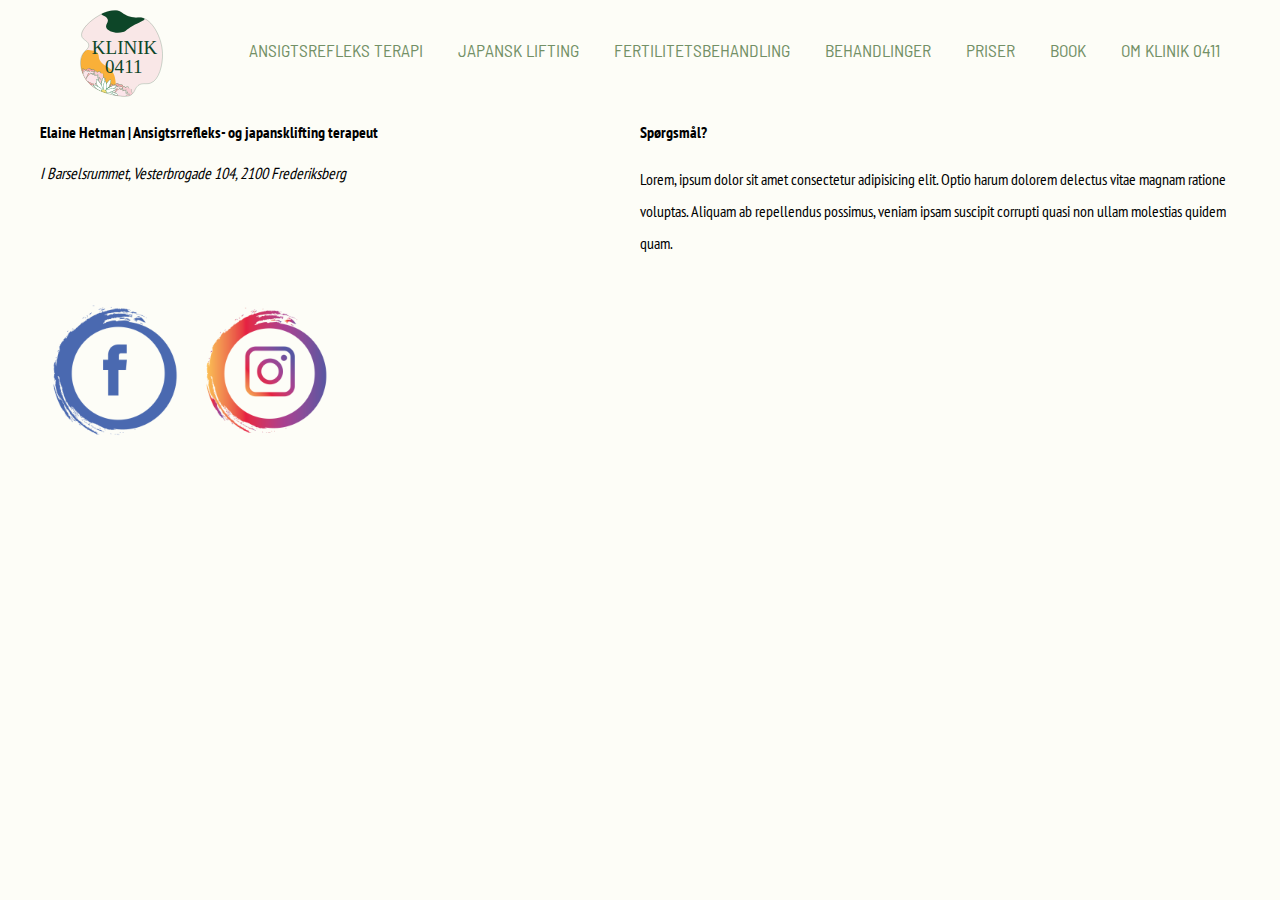
<file: priser.html>
<!DOCTYPE html>
<html lang="da">
  <head>
    <meta charset="UTF-8" />
    <meta http-equiv="X-UA-Compatible" content="IE=edge" />
    <meta name="viewport" content="width=device-width, initial-scale=1.0" />
    <meta name="robots" content="noindex" />
    <link rel="preconnect" href="https://fonts.googleapis.com" />
    <link rel="preconnect" href="https://fonts.gstatic.com" crossorigin />
    <link href="https://fonts.googleapis.com/css2?family=Barlow+Semi+Condensed:wght@200&display=swap" rel="stylesheet" />
    <link rel="preconnect" href="https://fonts.googleapis.com" />
    <link rel="preconnect" href="https://fonts.gstatic.com" crossorigin />
    <link href="https://fonts.googleapis.com/css2?family=PT+Sans+Narrow&display=swap" rel="stylesheet" />
    <link rel="stylesheet" href="layout.css" />
    <link rel="stylesheet" href="style.css" />
    <title>PRISER</title>
  </head>
  <body>
    <header class="banner">
      <nav class="navbar">
        <a class="logo" href="index.html"><img src="images/logo_2.svg" alt="logo" /></a>
        <ul class="nav-menu">
          <li class="nav-item">
            <a href="ansigt.html">ANSIGTSREFLEKS TERAPI</a>
          </li>
          <li class="nav-item">
            <a href="japansk.html">JAPANSK LIFTING</a>
          </li>
          <li class="nav-item">
            <a href="#">FERTILITETSBEHANDLING</a>
          </li>

          <li class="nav-item">
            <a href="#">BEHANDLINGER</a>
          </li>
          <li class="nav-item">
            <a href="#">PRISER</a>
          </li>
          <li class="nav-item">
            <a href="#">BOOK</a>
          </li>
          <li class="nav-item">
            <a href="#">OM KLINIK 0411</a>
          </li>
        </ul>
        <div class="hamburger">
          <span class="bar"></span>
          <span class="bar"></span>
          <span class="bar"></span>
        </div>
      </nav>
    </header>
    <footer class="grid_footer_3col">
      <div class="adresse">
        <h4>Elaine Hetman | Ansigtsrrefleks- og japansklifting terapeut</h4>
        <address>I Barselsrummet, Vesterbrogade 104, 2100 Frederiksberg</address>
      </div>
      <div class="ikoner">
        <a href="#"><img src="images/facebook_png.png" alt="facebook icon" /></a>
        <a href="#"><img src="images/insta_png.png" alt="instagram icon" /></a>
      </div>
      <div class="spoergsmaal">
        <h4>Spørgsmål?</h4>
        <p>Lorem, ipsum dolor sit amet consectetur adipisicing elit. Optio harum dolorem delectus vitae magnam ratione voluptas. Aliquam ab repellendus possimus, veniam ipsam suscipit corrupti quasi non ullam molestias quidem quam.</p>
      </div>
      <button onclick="topFunction()" id="top_knap" title="Go to top">Til toppen</button>
    </footer>
    <script src="script.js"></script>
  </body>
</html>
</file>
<file: layout.css>
* {
  box-sizing: border-box;
  /* ovenstående inkluderer padding og border i elementets totale højde og bredde */
}
</file>
<file: style.css>
/* ----------------- GENERAL STYLES ----------------------- */
html {
  font-family: "PT Sans Narrow", sans-serif;
  background-color: var(--beige);

  /* farvevariabler */
  --green: #739066;
  --darkgreen: #0e4628;
  --pink: #f8e7e7;
  --beige: #fdfdf7;

  /* gapvariabler */
  --space-s: 1rem;
  --space-m: 2rem;
  --space-l: 3rem;
  --space-xl: 4rem;
}

img {
  width: 100%;
  height: auto;
}

body {
  margin: 0 auto;
  max-width: 1200px;
}
h2 {
  font-size: 2rem;
}

p {
  line-height: 2;
}

/* ---------------- NAV MENU ---------------*/

.logo {
  margin-inline: 40px;
}

.nav-menu li {
  font-family: "Barlow Semi Condensed", sans-serif;
  list-style: none;
  font-size: 1.1rem;
  text-align: center;
}
a {
  color: var(--green);
  text-decoration: none;
}

.navbar {
  min-height: 70px;
  display: flex;
  justify-content: space-between;
  align-items: center;
  margin-right: 20px;
}
.nav-menu {
  display: flex;
  justify-content: space-between;
  align-items: center;
  gap: 35px;
}

.nav-link {
  transition: 0.7s ease;
}

.navbar a:hover {
  color: orange;
}

.hamburger {
  display: none;
  cursor: pointer;
}

.bar {
  display: block;
  width: 30px;
  height: 3px;
  margin-block: 5px;
  -webkit-transition: all 0.3s ease-in-out;
  transition: all 0.3s ease-in-out;
  background-color: var(--green);
  border-radius: 15px;
}

@media (max-width: 768px) {
  .logo {
    width: 30%;
    font-size: 2rem;
    margin-inline: 0;
  }
  .navbar {
    padding: 20px;
  }
  .hamburger {
    display: block;
  }
  .hamburger.active .bar:nth-child(2) {
    opacity: 0;
  }
  .hamburger.active .bar:nth-child(1) {
    transform: translateY(8px) rotate(45deg);
  }
  .hamburger.active .bar:nth-child(3) {
    transform: translateY(-8px) rotate(-45deg);
  }
  .nav-menu {
    position: fixed;
    left: -100%;
    top: 130px;
    gap: 0;
    flex-direction: column;
    background-color: var(--pink);
    width: 100%;
    text-align: center;
    transition: 0.3s;
  }
  .nav-item {
    margin-block: 16px;
  }

  .nav-menu.active {
    left: 0;
  }
}
/* ------------------ scroll to top knap -------------------- */
#top_knap {
  display: none; /* Hidden by default */
  position: fixed; /* Fixed/sticky position */
  bottom: 20px; /* Place the button at the bottom of the page */
  right: 30px; /* Place the button 30px from the right */
  z-index: 99; /* Make sure it does not overlap */
  border: none; /* Remove borders */
  outline: none; /* Remove outline */
  background-color: var(--green); /* Set a background color */
  color: var(--beige); /* Text color */
  cursor: pointer; /* Add a mouse pointer on hover */
  padding: 15px; /* Some padding */
  border-radius: 10px; /* Rounded corners */
  font-size: 18px; /* Increase font size */
  opacity: 80%;
}

#top_knap:hover {
  background-color: var(--darkgreen); /* Add a dark-grey background on hover */
  opacity: 100%;
}

/* ------------------ FORSIDE MOBILFIRST -------------------- */

.half-split h1 {
  margin: 20px;
  font-size: 2.5rem;
  color: var(--darkgreen);
}

.half-split div {
  margin-bottom: 20px;
}

.velkommen {
  /* background-color: var(--green); */
  padding: 20px;
  color: var(--darkgreen);
}

/* ------ Hvad er ansigtsrefleks ----- */
.grid_1-2 {
  /* background-color: var(--pink); */
  color: var(--darkgreen);
  padding-bottom: 20px;
}

.grid_1-2 h2,
.grid_1-2 p {
  padding-inline: 20px;
}

.grid_2-1 div {
  margin-bottom: 20px;
}

.button_micro a:hover {
  color: var(--beige);
}

.button_micro {
  background-color: #0e4628;
  width: 30%;
  height: 65px;
  padding: 20px;
  font-size: 1.3rem;
  border-radius: 15px;
  text-align: center;
  margin-left: 20px;
}

.button_micro_center a:hover {
  font-size: 2rem;
  color: var(--beige);
}

/* ------ Hvad er japansk lift ----- */
.grid_2-1 {
  background-color: var(--beige);
  color: var(--darkgreen);
  padding-top: 20px;
}

.grid_2-1 h2,
.grid_2-1 p {
  padding-inline: 20px;
}

/* ------ Det siger kunderne ----- */
.kunder {
  background-color: var(--green);
  padding-top: 20px;
  margin: 0;
  text-align: center;
  color: var(--darkgreen);
}
.reviews_flex {
  display: flex;
  text-align: center;
  padding-inline: 20px;
  padding-block: 40px;
  gap: 10px;
  background-color: var(--green);
}
.reviews_flex h3 {
  color: var(--beige);
}

.reviews_flex img {
  border-radius: 50%;
}

.button_micro_center {
  display: flex;
  justify-content: center;
  padding: 20px;
  font-size: 1.3rem;
  background-color: var(--darkgreen);
}

/* ------ footer ----- */

.grid_footer_3col {
  padding: 20px;
  padding-bottom: 40px;
}

.ikoner {
  display: flex;
  width: 50%;
  padding-top: 20px;
}

/* ------ SIDE 2 - Hvad er ansigtsrefleks ----- */

.half-split_2 h1 {
  margin: 20px;
  font-size: 2.5rem;
  color: var(--darkgreen);
}

.hvad_er_refleks {
  color: var(--darkgreen);
  padding: 20px;
}

.hvem_kan_behandles {
  color: var(--darkgreen);
  background-color: var(--beige);
  padding-bottom: 20px;
}

.hvem_kan_behandles p,
.hvem_kan_behandles h2 {
  padding-inline: 20px;
}

.overskrift {
  text-align: center;
  background-color: var(--green);
  padding: 30px;
  color: var(--darkgreen);
  font-size: 1.3rem;
}
.overskrift p {
  font-size: 1rem;
}

.fordele {
  color: var(--darkgreen);
}

.fordele h2,
.fordele ul,
.fordele p {
  padding-inline: 20px;
}

.fordele div {
  margin-bottom: 20px;
}

.fordele li {
  list-style: square;
  font-family: "Barlow Semi Condensed", sans-serif;
  font-size: 1.2rem;
  padding-bottom: 20px;
}

.fordele ul {
  margin: 20px;
  padding: 10px;
}

/* ---------------------- SIDE 3 ---------------------- */

.fertilitet_titel {
  font-size: 1.5rem;
  margin: 20px;
  color: #0e4628;
  display: flex;
  flex-direction: column;
  text-align: center;
}

.hvordan_fertilitet {
  margin: 20px;
  font-size: 1rem;
  color: #0e4628;
}

/* ----------- OM OS ----------- */
.om_titel {
  display: flex;
  align-items: center;
  flex-direction: column;
  font-size: 2rem;
  color: #0e4628;
}

.om_titel div {
  display: flex;
  gap: 20px;
  margin: 20px;
}

.om_addresse {
  margin: 20px;
  display: flex;
  text-align: center;
  font-size: 1.2rem;
  flex-direction: column;
}

.om_elaine {
  margin: 20px;
  color: #0e4628;
}
.om_elaine h2 {
  font-size: 1.2rem;
  color: #739066;
}

.om_kontakt {
  color: #0e4628;
  display: flex;
  flex-direction: column;
  align-items: center;
}

@media (min-width: 1000px) {
  .logo {
    width: 7%;
    margin-top: 10px;
  }
  .half-split {
    display: grid;
    grid-template-columns: 1fr 1fr;
  }
  .half-split h1 {
    grid-column: 1;
    grid-row: 2;
    font-size: 3.5rem;
    margin-inline: 40px;
  }
  .half-split img {
    grid-column: 2;
    grid-row: span 3;
    width: 100%;
  }

  .half-split div {
    grid-row: 3;
    margin-inline: 40px;
    grid-column: 1;

    margin-bottom: 30px;
  }

  .velkommen {
    text-align: center;
    padding-bottom: 40px;
    border-bottom: 1px solid #0e4628;
    border-top: 1px solid #0e4628;
    margin-bottom: 50px;
    margin-top: 80px;
  }
  .velkommen p {
    padding-inline: 3rem;
    font-size: 1.2rem;
  }
  /* ------ Hvad er ansigtsrefleks ----- */
  .grid_1-2 {
    display: grid;
    grid-template-columns: 1fr 2fr;
    padding-bottom: 40px;
    border-bottom: 1px solid #0e4628;
    margin-bottom: 28px;
  }
  .grid_1-2 img {
    grid-column: 1;
    grid-row: span 2;
    width: 80%;
  }
  .grid_1-2 h2,
  .grid_1-2 p {
    margin-inline: 20px;
    grid-row: 1;
    grid-column: 2;
    margin-top: 0;
  }

  .grid_1-2 p {
    margin-top: 55px;
    padding-bottom: 10px;
  }
  .grid_1-2 div {
    grid-row: 2;
    grid-column: 2;
    margin-inline: 35px;
  }

  .grid_2-1 {
    display: grid;
    grid-template-columns: 2fr 1fr;
    margin-bottom: 50px;
  }
  .grid_2-1 img {
    grid-column: 2;
    grid-row: span 2;
  }

  .grid_2-1 h2,
  .grid_2-1 p {
    grid-row: 1;
    grid-column: 1;
    padding-left: 0;
    margin-top: 0;
  }

  .grid_2-1 p {
    margin-top: 55px;
    padding-right: 50px;
  }
  .grid_2-1 div {
    grid-row: 2;
    grid-column: 1;
    margin-left: 0;
  }

  .reviews_flex img {
    width: 60%;
  }

  footer {
    display: grid;
    grid-template-columns: 1fr 1fr;
  }

  .grid_footer_3col {
    padding: 0;
  }

  .ikoner {
    grid-column: 1;
  }

  .spoergsmaal {
    grid-column: 2;
    grid-row: 1;
  }

  /* ------ SIDE 2 HVAD ER ANSIGTSREFLEKS ----- */

  .half-split_2 {
    display: grid;
    grid-template-columns: 1fr 1fr;
    padding-block: 40px;
  }

  .half-split_2 h1 {
    grid-column: 2;
    grid-row: 2;
    font-size: 3.9rem;
    text-align: center;
  }

  .half-split_2 img {
    grid-column: 1;
    grid-row: span 3;
    width: 100%;
  }
  .hvad_er_refleks {
    border-block: 1px solid #0e4628;
    margin-bottom: 30px;
  }
  .hvad_er_refleks p,
  .hvad_er_refleks h2 {
    text-align: center;
    padding-inline: 120px;
  }

  .hvem_kan_behandles {
    display: grid;
    grid-template-columns: 1fr 1fr;
  }

  .hvem_kan_behandles h2 {
    grid-column: 1;
    grid-row: 1;
    font-size: 2.5rem;
    padding: 0;
    margin-block: 0;
  }
  .hvem_kan_behandles p {
    grid-column: 1;
    grid-row: 2;
    padding: 0;
    padding-right: 20px;
  }

  .hvem_kan_behandles img {
    grid-column: 2;
    grid-row: span 3;
  }

  .fordele {
    display: grid;
    grid-template-columns: 1fr 1fr;
    border-bottom: 1px solid var(--darkgreen);
    margin-bottom: 50px;
    padding-bottom: 30px;
  }

  .fordele_grid2 {
    display: grid;
    grid-template-rows: 1fr;
    grid-column: 1;
  }

  .fordele h2 {
    grid-row: 1;
    padding: 0;
  }

  .fordele p {
    grid-row: 2;
    padding: 0;
    margin-right: 20px;
  }
  .fordele ul {
    padding-left: 30px;
    grid-column: 1;
    grid-row: 3;
  }
  .fordele div {
    margin: 0;
  }
  .fordele img {
    grid-column: 2;
    grid-row: 1;
  }

  /* -------------- OM OS -----------  */
  .om_elaine {
    display: grid;
    grid-template-columns: 1fr 1fr;
    padding-top: 30px;
    border-block: solid 1px var(--darkgreen);
    padding-bottom: 30px;
  }

  .om_elaine p {
    padding-right: 20px;
  }

  .om_kontakt {
    padding-bottom: 50px;
    border-bottom: solid 1px var(--darkgreen);
  }

  .logo_2 {
    max-width: 60%;
    padding-top: 30px;
  }
}
</file>
